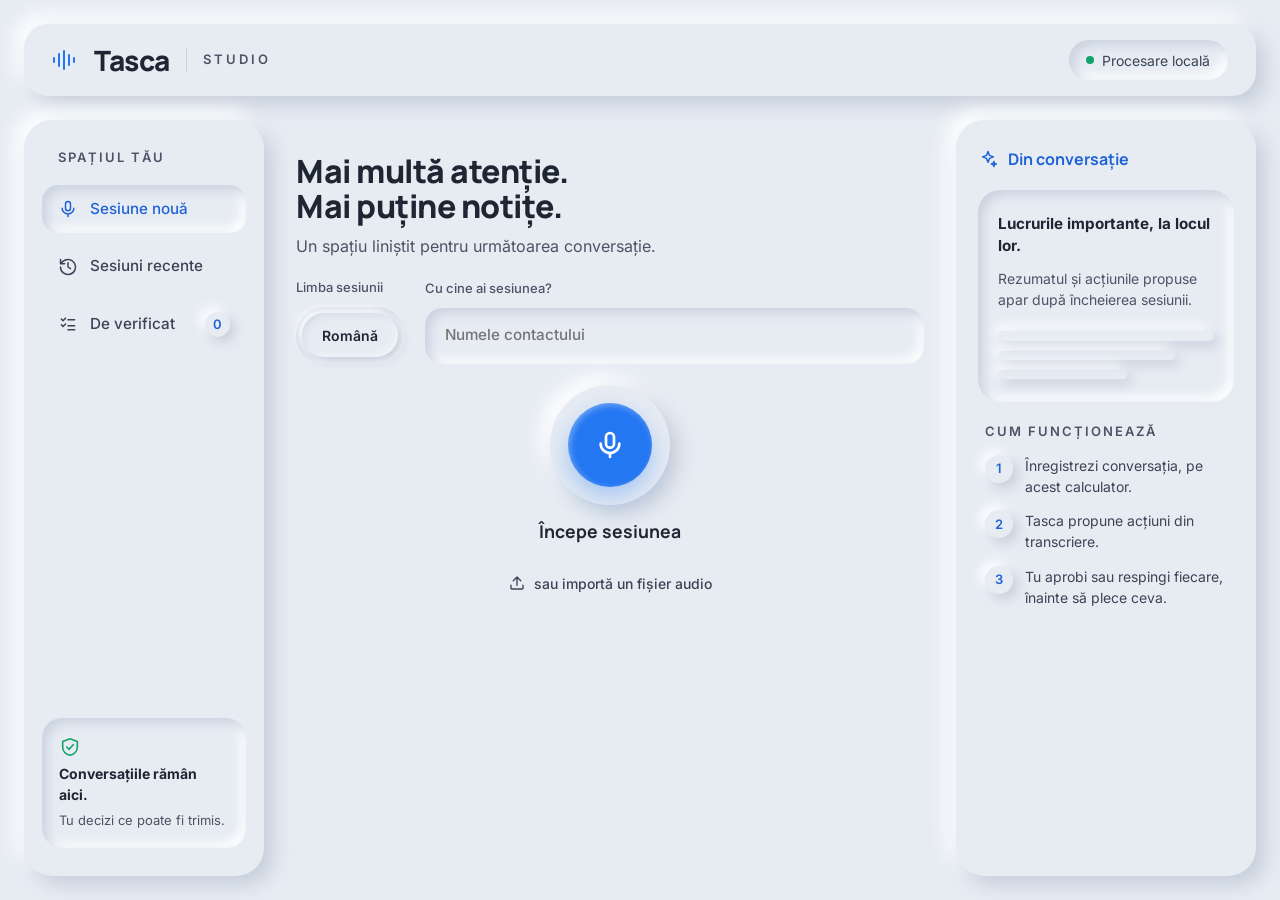
<file: norev/ui/web/index.html>
<!doctype html>
<html lang="ro">
<head>
<meta charset="utf-8">
<meta name="viewport" content="width=device-width, initial-scale=1">
<title>Tasca</title>
<link rel="icon" href="data:,">
<link rel="stylesheet" href="app.css">
</head>
<body>
<div class="app">

<header class="topbar raised">
  <div class="brand">
    <svg width="26" height="20" viewBox="0 0 26 20" fill="none" stroke="#2477F2" stroke-width="2" stroke-linecap="round" aria-hidden="true"><path d="M2 8v4M7 4v12M12 1v18M17 5v10M22 8v4"/></svg>
    <span class="brand-name">Tasca</span>
    <span class="brand-sep" aria-hidden="true"></span>
    <span class="overline">Studio</span>
  </div>
  <span class="local inset"><span class="dot" aria-hidden="true"></span>Procesare locală</span>
</header>

<div class="columns">

<nav class="sidebar raised" aria-label="Navigare">
  <div class="nav">
    <span class="overline">Spațiul tău</span>
    <button class="navbtn" data-view="new" aria-current="page">
      <svg width="20" height="20" viewBox="0 0 24 24" fill="none" stroke="currentColor" stroke-width="1.8" stroke-linecap="round" stroke-linejoin="round" aria-hidden="true"><rect x="9" y="3" width="6" height="11" rx="3"/><path d="M5 11a7 7 0 0 0 14 0M12 18v3"/></svg>
      <span class="grow" id="nav-new-label">Sesiune nouă</span>
    </button>
    <button class="navbtn" data-view="recent">
      <svg width="20" height="20" viewBox="0 0 24 24" fill="none" stroke="currentColor" stroke-width="1.8" stroke-linecap="round" stroke-linejoin="round" aria-hidden="true"><path d="M3 12a9 9 0 1 0 3-6.7L3 8M3 3v5h5M12 7v5l3 2"/></svg>
      <span class="grow">Sesiuni recente</span>
    </button>
    <button class="navbtn" data-view="pending">
      <svg width="20" height="20" viewBox="0 0 24 24" fill="none" stroke="currentColor" stroke-width="1.8" stroke-linecap="round" stroke-linejoin="round" aria-hidden="true"><path d="M4 6l2 2 3-3M4 13l2 2 3-3M12 7h8M12 14h8M12 19h8"/></svg>
      <span class="grow">De verificat</span>
      <span class="badge" id="pending-count" aria-label="acțiuni de verificat">0</span>
    </button>
  </div>
  <div class="privacy inset" id="trello" aria-labelledby="trello-title" hidden>
    <strong id="trello-title">Trello</strong>
    <span id="trello-status" role="status"></span>
    <div id="trello-connect" class="stack" style="gap:.4rem" hidden>
      <button type="button" class="btn link" id="trello-authorize">Obține tokenul din Trello</button>
      <label for="trello-token"><span class="small">Lipește tokenul aici</span>
        <input id="trello-token" class="field" type="password" autocomplete="off" spellcheck="false"></label>
      <button type="button" class="btn" id="trello-save">Conectează</button>
    </div>
    <div id="trello-pick" class="stack" style="gap:.4rem" hidden>
      <label for="trello-list"><span class="small">Lista pentru sarcini</span>
        <select id="trello-list" class="field"></select></label>
      <button type="button" class="btn" id="trello-choose">Alege lista</button>
    </div>
    <button type="button" class="btn" id="trello-disconnect" hidden>Deconectează</button>
  </div>
  <div class="privacy inset" id="google" aria-labelledby="google-title" hidden>
    <strong id="google-title">Google Calendar</strong>
    <span id="google-status" role="status"></span>
    <button type="button" class="btn" id="google-button"></button>
  </div>
  <div class="privacy inset" id="jira" aria-labelledby="jira-title" hidden>
    <strong id="jira-title">Jira</strong>
    <span id="jira-status" role="status"></span>
    <label for="jira-project" id="jira-project-label" hidden><span>Proiectul pentru sarcinile trimise în Jira</span></label>
    <select id="jira-project" class="jira-project" hidden></select>
    <button type="button" class="btn" id="jira-button"></button>
  </div>
  <div class="privacy inset">
    <svg width="22" height="22" viewBox="0 0 24 24" fill="none" stroke="#13A26B" stroke-width="1.8" stroke-linecap="round" stroke-linejoin="round" aria-hidden="true"><path d="M12 3l8 3v6c0 4.5-3.4 8-8 9-4.6-1-8-4.5-8-9V6z"/><path d="M8.5 12l2.5 2.5 4.5-5"/></svg>
    <strong>Conversațiile rămân aici.</strong>
    <span>Tu decizi ce poate fi trimis.</span>
  </div>
</nav>

<main id="main">

  <section id="view-new" aria-labelledby="new-title">
    <div class="stack">
      <span class="eyebrow" id="today"></span>
      <h1 id="new-title">Mai multă atenție.<br>Mai puține notițe.</h1>
      <p class="lede">Un spațiu liniștit pentru următoarea conversație.</p>
    </div>

    <!-- One mode only (Corporate): the picker stays in the page for app.js, hidden -->
    <div class="stack" hidden>
      <span class="label" id="mode-label">Mod</span>
      <div class="segmented" role="group" aria-labelledby="mode-label" id="modes"></div>
      <span class="small muted" id="mode-note"></span>
    </div>

    <div class="row">
      <div class="stack">
        <span class="label" id="lang-label">Limba sesiunii</span>
        <div class="segmented" role="group" aria-labelledby="lang-label" id="languages">
          <button type="button" data-lang="ro" aria-pressed="true">Română</button>
        </div>
      </div>
      <div class="stack" style="flex:1 1 20rem">
        <label class="label" for="contact">Cu cine ai sesiunea?</label>
        <input id="contact" class="field big" autocomplete="off" placeholder="Numele contactului">
      </div>
    </div>

    <section id="others" class="card raised" aria-labelledby="others-title" hidden>
      <div class="card-head">
        <h2 id="others-title" style="margin:0">Promptul pentru Others</h2>
        <span class="chip" id="prompt-status">Neconfirmat</span>
      </div>
      <label class="stack"><span class="label">Tipul conversației (obligatoriu)</span>
        <textarea id="others-context" class="field" rows="2"></textarea></label>
      <label class="stack"><span class="label">Ce contează ca acțiune (opțional)</span>
        <textarea id="others-focus" class="field" rows="2"></textarea></label>
      <label class="stack"><span class="label">Ce vrei să obții din conversație (opțional): un rezultat, de exemplu o listă sau un prompt</span>
        <textarea id="others-completion" class="field" rows="2"></textarea></label>
      <div class="actions"><button type="button" class="btn" id="others-generate">Generează promptul</button></div>
      <label class="stack"><span class="label">Promptul (îl poți edita)</span>
        <textarea id="others-prompt" class="field mono" rows="6"></textarea></label>
      <div class="stack" id="others-completion-box" hidden>
        <span class="label">Promptul pentru rezultat (exact cum îl primește modelul local)</span>
        <pre id="others-completion-prompt" class="field mono" style="white-space:pre-wrap;max-height:16rem;overflow:auto;margin:0"></pre>
      </div>
      <div class="actions">
        <span class="hint">Analiza pornește doar cu promptul confirmat. Orice schimbare cere o nouă confirmare.</span>
        <button type="button" class="btn primary" id="others-confirm">Confirm promptul</button>
      </div>
    </section>

    <div class="start">
      <button type="button" class="recbtn" id="start">
        <span class="ring"><span class="core">
          <svg width="32" height="32" viewBox="0 0 24 24" fill="none" stroke="#FFFFFF" stroke-width="2" stroke-linecap="round" stroke-linejoin="round" aria-hidden="true"><rect x="9" y="3" width="6" height="11" rx="3"/><path d="M5 11a7 7 0 0 0 14 0M12 18v3"/></svg>
        </span></span>
        <span class="caption">Începe sesiunea</span>
      </button>
      <span class="reason" id="start-reason" aria-live="polite"></span>
      <button type="button" class="btn link" id="import">
        <svg width="18" height="18" viewBox="0 0 24 24" fill="none" stroke="currentColor" stroke-width="1.8" stroke-linecap="round" stroke-linejoin="round" aria-hidden="true"><path d="M12 15V4M7 9l5-5 5 5M4 15v4a1 1 0 0 0 1 1h14a1 1 0 0 0 1-1v-4"/></svg>
        sau importă un fișier audio
      </button>
    </div>
  </section>

  <section id="view-recording" aria-labelledby="rec-title" hidden>
    <div class="row" style="justify-content:space-between">
      <div class="stack">
        <span class="eyebrow">Sesiune cu</span>
        <h1 class="title" id="rec-title"></h1>
        <span class="small muted" id="rec-meta"></span>
      </div>
      <span class="chip rec raised-sm" id="rec-status" role="status"></span>
    </div>
    <section class="card raised" aria-label="Transcriere live">
      <div class="card-head">
        <span class="small" style="color:var(--text-2)">Transcriere live</span>
        <span class="small muted">Provizorie · cea finală se face după oprire</span>
      </div>
      <div class="transcript inset" id="live" aria-live="polite"></div>
    </section>
    <div class="start" id="rec-controls">
      <div class="meter" aria-hidden="true" id="meter"></div>
      <div class="controls">
        <button type="button" class="pausebtn" id="pause" aria-label="Pune pe pauză"></button>
        <button type="button" class="recbtn" id="stop">
          <span class="ring"><span class="core">
            <svg width="26" height="26" viewBox="0 0 24 24" fill="#FFFFFF" aria-hidden="true"><rect x="5" y="5" width="14" height="14" rx="3"/></svg>
          </span></span>
          <span class="caption">Oprește și analizează</span>
        </button>
        <span style="width:4.5rem" aria-hidden="true"></span>
      </div>
    </div>
    <div class="well inset analysis" id="analysis" role="status" hidden></div>
  </section>

  <section id="view-review" aria-labelledby="review-title" hidden>
    <div class="row" style="justify-content:space-between">
      <div class="stack">
        <span class="eyebrow" id="review-meta"></span>
        <h1 class="title" id="review-title"></h1>
      </div>
      <div class="progress" aria-live="polite"><span id="decided"></span><span class="bar"><span id="decided-bar" style="width:0"></span></span></div>
    </div>
    <section class="card raised" aria-labelledby="summary-title">
      <span class="overline" id="summary-title">Rezumat</span>
      <p id="summary" style="margin:0;line-height:1.6"></p>
    </section>
    <section class="card raised" aria-labelledby="result-title" id="result" hidden>
      <span class="overline" id="result-title">Rezultat</span>
      <pre id="result-text" style="white-space:pre-wrap;margin:0;line-height:1.6;font:inherit"></pre>
      <div class="actions">
        <span class="hint">Nu se trimite nicăieri. Îl copiezi sau îl salvezi local, după ce vezi fișierul.</span>
        <button type="button" class="btn" id="result-copy">Copiază</button>
        <button type="button" class="btn" id="result-save">Salvează local</button>
      </div>
      <div id="result-preview" hidden></div>
    </section>
    <details class="card raised final-transcript" id="final-transcript">
      <summary>
        <span class="overline">Transcriere finală</span>
        <span class="small muted" id="final-meta"></span>
      </summary>
      <p class="small muted">Refăcută după oprire din tot audio-ul, cu vorbitori. Pe ea se bazează acțiunile, nu pe transcrierea live.</p>
      <div id="final-versions"></div>
        <div class="actions" id="transcript-export">
          <label for="transcript-format">Export conversație</label>
          <select id="transcript-format"><option value="docx">Word</option><option value="txt">Text</option><option value="json">JSON cu timpi și vorbitori</option></select>
          <button type="button" class="btn" id="transcript-save">Previzualizează exportul</button>
        </div>
        <div id="transcript-preview" hidden></div>
      <div class="transcript inset" id="final-lines"></div>
    </details>
    <h2>Acțiuni propuse</h2>
    <div class="list" id="actions"></div>
  </section>

  <section id="view-list" aria-labelledby="list-title" hidden>
    <h1 class="title" id="list-title"></h1>
    <div class="filters" role="search">
      <label for="f-text"><span class="field-label">Caută după Contact</span><input id="f-text" class="field" type="search" autocomplete="off"></label>
      <label for="f-domain"><span class="field-label">Mod</span><select id="f-domain" class="field"><option value="">Toate</option></select></label>
      <label for="f-from"><span class="field-label">De la</span><input id="f-from" class="field" type="date"></label>
      <label for="f-to"><span class="field-label">Până la</span><input id="f-to" class="field" type="date"></label>
    </div>
    <div class="list" id="session-list" aria-live="polite"></div>
  </section>

</main>

<aside class="inspector raised" aria-labelledby="inspector-title">
  <h2 class="inspector-title" id="inspector-title">
    <svg width="20" height="20" viewBox="0 0 24 24" fill="none" stroke="currentColor" stroke-width="1.8" stroke-linecap="round" stroke-linejoin="round" aria-hidden="true"><path d="M12 3l1.8 4.7L18.5 9.5l-4.7 1.8L12 16l-1.8-4.7L5.5 9.5l4.7-1.8zM19 15l.8 2.2L22 18l-2.2.8L19 21l-.8-2.2L16 18l2.2-.8z"/></svg>
    <span id="inspector-heading">Din conversație</span>
  </h2>
  <div id="inspector-new">
    <div class="well inset">
      <strong>Lucrurile importante, la locul lor.</strong>
      <p class="small muted">Rezumatul și acțiunile propuse apar după încheierea sesiunii.</p>
      <div class="skeleton" aria-hidden="true"><span></span><span style="width:82%"></span><span style="width:60%"></span></div>
    </div>
    <div class="steps">
      <span class="overline">Cum funcționează</span>
      <div><span class="num">1</span><span>Înregistrezi conversația, pe acest calculator.</span></div>
      <div><span class="num">2</span><span>Tasca propune acțiuni din transcriere.</span></div>
      <div><span class="num">3</span><span>Tu aprobi sau respingi fiecare, înainte să plece ceva.</span></div>
    </div>
  </div>
  <div id="inspector-recording" hidden>
    <div class="well inset">
      <strong>Acțiunile vin după oprire.</strong>
      <p class="small muted">Tasca le extrage doar din transcrierea finală, ca să nu te distragă în timpul conversației.</p>
    </div>
  </div>
  <div id="inspector-review" hidden>
    <div class="well inset">
      <span class="overline">Vorbitori</span>
      <div class="speakers" id="speakers"></div>
    </div>
    <span class="small muted">Sugestii doar de citit. Nu se trimit nicăieri.</span>
    <div class="list" id="suggestions"></div>
  </div>
</aside>

</div>
</div>
<div class="toast" id="toast" role="status" aria-live="polite" hidden></div>
<script src="app.js"></script>
</body>
</html>
</file>
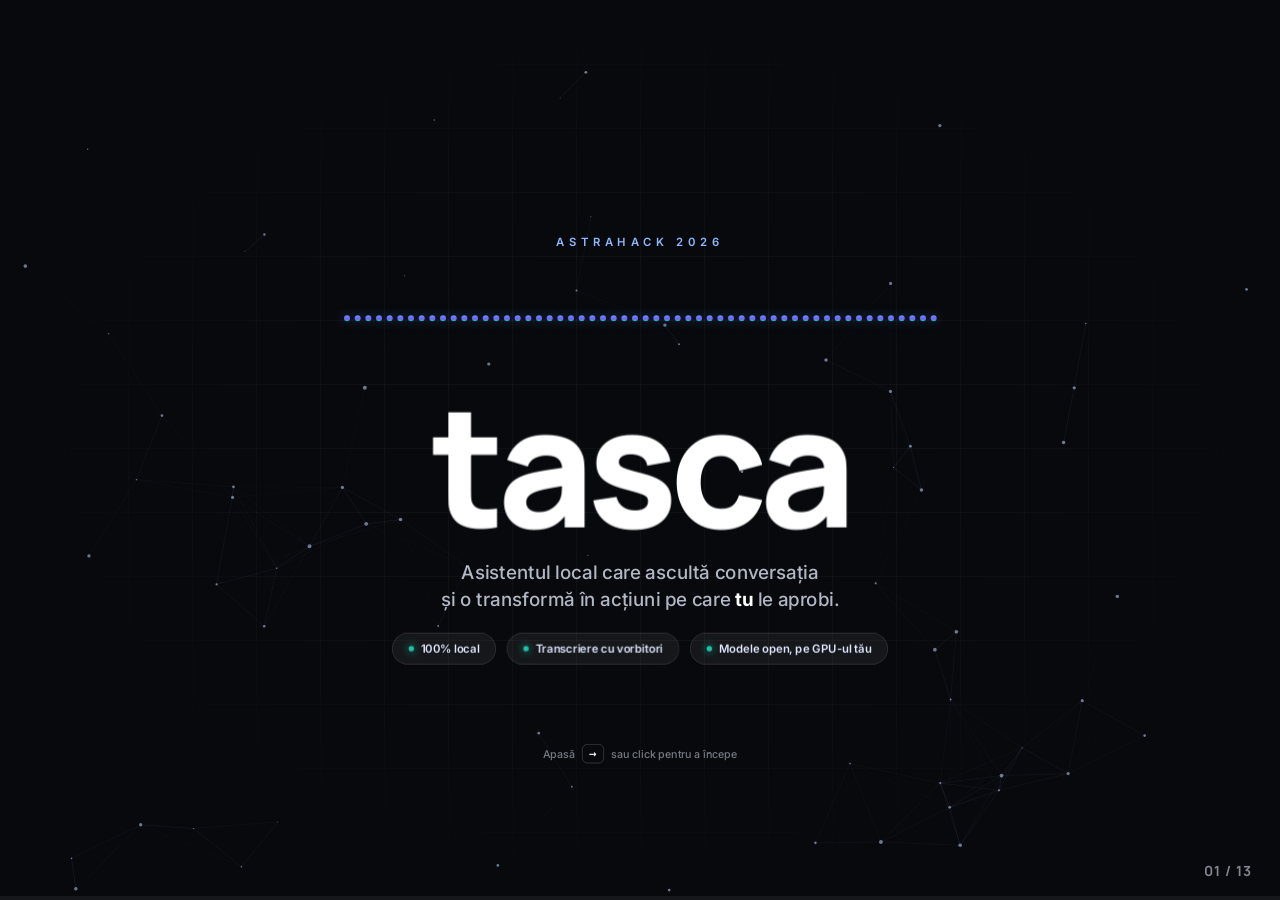
<file: presentation/tasca-pitch.html>
<!doctype html>
<html lang="ro">
<head>
<meta charset="utf-8">
<meta name="viewport" content="width=device-width, initial-scale=1">
<title>tasca — prezentare AstraHack 2026</title>
<link rel="icon" href="data:,">
<style>
/* Fonts: the app's own bundled files (relative to this folder); system fonts if the file is moved. */
@font-face{font-family:Inter;font-weight:400;src:url(../norev/ui/web/fonts/inter-latin-ext-400-normal.woff2) format("woff2");unicode-range:U+0100-024F,U+1E00-1EFF}
@font-face{font-family:Inter;font-weight:400;src:url(../norev/ui/web/fonts/inter-latin-400-normal.woff2) format("woff2");unicode-range:U+0000-00FF,U+2000-206F,U+20AC,U+2122,U+2192}
@font-face{font-family:Inter;font-weight:500;src:url(../norev/ui/web/fonts/inter-latin-ext-500-normal.woff2) format("woff2");unicode-range:U+0100-024F,U+1E00-1EFF}
@font-face{font-family:Inter;font-weight:500;src:url(../norev/ui/web/fonts/inter-latin-500-normal.woff2) format("woff2");unicode-range:U+0000-00FF,U+2000-206F,U+20AC,U+2122,U+2192}
@font-face{font-family:Inter;font-weight:600;src:url(../norev/ui/web/fonts/inter-latin-ext-600-normal.woff2) format("woff2");unicode-range:U+0100-024F,U+1E00-1EFF}
@font-face{font-family:Inter;font-weight:600;src:url(../norev/ui/web/fonts/inter-latin-600-normal.woff2) format("woff2");unicode-range:U+0000-00FF,U+2000-206F,U+20AC,U+2122,U+2192}
@font-face{font-family:Inter;font-weight:700;src:url(../norev/ui/web/fonts/inter-latin-ext-700-normal.woff2) format("woff2");unicode-range:U+0100-024F,U+1E00-1EFF}
@font-face{font-family:Inter;font-weight:700;src:url(../norev/ui/web/fonts/inter-latin-700-normal.woff2) format("woff2");unicode-range:U+0000-00FF,U+2000-206F,U+20AC,U+2122,U+2192}
@font-face{font-family:Manrope;font-weight:700;src:url(../norev/ui/web/fonts/manrope-latin-ext-700-normal.woff2) format("woff2");unicode-range:U+0100-024F,U+1E00-1EFF}
@font-face{font-family:Manrope;font-weight:700;src:url(../norev/ui/web/fonts/manrope-latin-700-normal.woff2) format("woff2");unicode-range:U+0000-00FF,U+2000-206F,U+20AC,U+2122,U+2192}
@font-face{font-family:Manrope;font-weight:800;src:url(../norev/ui/web/fonts/manrope-latin-ext-800-normal.woff2) format("woff2");unicode-range:U+0100-024F,U+1E00-1EFF}
@font-face{font-family:Manrope;font-weight:800;src:url(../norev/ui/web/fonts/manrope-latin-800-normal.woff2) format("woff2");unicode-range:U+0000-00FF,U+2000-206F,U+20AC,U+2122,U+2192}
@font-face{font-family:"JetBrains Mono";font-weight:400;src:url(../norev/ui/web/fonts/jetbrains-mono-latin-ext-400-normal.woff2) format("woff2");unicode-range:U+0100-024F,U+1E00-1EFF}
@font-face{font-family:"JetBrains Mono";font-weight:400;src:url(../norev/ui/web/fonts/jetbrains-mono-latin-400-normal.woff2) format("woff2");unicode-range:U+0000-00FF,U+2000-206F,U+20AC,U+2122,U+2192}

:root{
  --bg:#E7ECF3;--shadow-dark:#C5CEDB;--shadow-light:#FFFFFF;--inset-dark:#C9D2DF;
  --text:#1E2633;--text-2:#3A4456;--text-3:#4A5466;--text-disabled:#5B6576;
  --accent:#2477F2;--accent-text:#1F63D6;--success:#13A26B;--success-text:#0E7A50;
  --recording:#D93A3A;--attention:#E0702B;--attention-text:#B4540F;
  --raised:9px 9px 20px var(--shadow-dark),-9px -9px 20px var(--shadow-light);
  --raised-sm:5px 5px 12px var(--shadow-dark),-5px -5px 12px var(--shadow-light);
  --inset:inset 5px 5px 11px var(--inset-dark),inset -5px -5px 11px var(--shadow-light);
  --accent-lift:0 10px 24px rgba(36,119,242,.35),inset 2px 2px 6px rgba(255,255,255,.35);
  --body:Inter,"Segoe UI",system-ui,sans-serif;--display:Manrope,Inter,"Segoe UI",system-ui,sans-serif;--mono:"JetBrains Mono",Consolas,ui-monospace,monospace;
  --ease:cubic-bezier(.65,0,.35,1);--spring:cubic-bezier(.34,1.56,.64,1);--out:cubic-bezier(.2,.8,.2,1);
  --k:1;
}
*{box-sizing:border-box}
html{font-size:14px}
body{margin:0;overflow:hidden;height:100vh;background:#08090C;color:#fff;font-family:var(--body);cursor:default;user-select:none}
[hidden]{display:none!important}

/* ================= STAGE ================= */
#bgc{position:fixed;inset:0;width:100%;height:100%;z-index:0}
.grid{position:fixed;inset:0;z-index:0;background-image:linear-gradient(rgba(255,255,255,.035) 1px,transparent 1px),linear-gradient(90deg,rgba(255,255,255,.035) 1px,transparent 1px);background-size:64px 64px;mask-image:radial-gradient(ellipse at center,#000 30%,transparent 75%)}

.stage{position:fixed;left:50%;top:50%;width:1920px;height:1080px;transform:translate(-50%,-50%) scale(var(--k));z-index:1}

/* caption column */
.cap{position:absolute;left:110px;top:0;bottom:0;width:500px;display:flex;flex-direction:column;justify-content:center;gap:24px;transition:opacity .6s,transform .8s var(--out)}
body[data-mode=hero] .cap{opacity:0;transform:translateX(-60px)}
.bignum{position:absolute;left:-30px;top:90px;font:800 330px/1 var(--display);color:transparent;-webkit-text-stroke:1.5px rgba(255,255,255,.08);letter-spacing:-12px;pointer-events:none}
.kicker{display:flex;align-items:center;gap:14px;font:600 15px var(--body);letter-spacing:4px;text-transform:uppercase;color:#8DB8FF}
.kicker::before{content:"";width:38px;height:2px;background:linear-gradient(90deg,#2477F2,#7C5CFF);border-radius:2px}
.ctitle{font:800 66px/1.02 var(--display);letter-spacing:-2.4px;margin:0}
.ctitle .w{display:inline-block;margin-right:.22em}
.ctitle .w:last-child{color:#8DB8FF}
.ctext{font:400 21px/1.5 var(--body);color:rgba(226,233,250,.72);margin:0}
.points{list-style:none;padding:0;margin:10px 0 0;display:flex;flex-direction:column;gap:15px}
.points li{display:flex;gap:16px;align-items:flex-start;font:500 18.5px/1.4 var(--body);color:rgba(226,233,250,.42);transition:color .45s,transform .45s var(--out)}
.points li::before{content:"";flex:none;width:12px;height:12px;margin-top:6px;border-radius:50%;border:2px solid rgba(255,255,255,.25);transition:all .45s}
.points li.on{color:#fff;transform:translateX(8px)}
.points li.on::before{background:#2477F2;border-color:#5C9BFF;box-shadow:0 0 0 6px rgba(36,119,242,.22),0 0 24px #2477F2}
.points li.done{color:rgba(226,233,250,.72)}
.points li.done::before{background:#13A26B;border-color:#13A26B}
.rv{opacity:0;animation:rise .85s var(--out) forwards;animation-delay:var(--d,0ms)}
@keyframes rise{from{opacity:0;transform:translateY(26px);filter:blur(10px)}to{opacity:1;transform:none;filter:none}}

/* app window */
.win{position:absolute;left:670px;top:84px;width:1160px;height:912px;border-radius:22px;overflow:hidden;background:var(--bg);pointer-events:none;
  box-shadow:0 50px 130px rgba(0,0,0,.6),0 0 0 1px rgba(255,255,255,.09),0 0 160px rgba(36,119,242,.28);
  transition:transform 1.2s var(--out),opacity .9s,filter .7s}
body[data-mode=hero] .win{opacity:0;transform:perspective(1800px) translate(-80px,160px) rotateX(16deg) rotateY(12deg) scale(.82)}
.win.dim{filter:brightness(.5) saturate(.7) blur(1.5px)}
.wbar{height:52px;display:flex;align-items:center;gap:9px;padding:0 20px;background:#DCE2EB;border-bottom:1px solid #CDD5E1;position:relative;z-index:2}
.wbar i{width:13px;height:13px;border-radius:50%;background:#FF5F57}.wbar i:nth-child(2){background:#FEBC2E}.wbar i:nth-child(3){background:#28C840}
.wbar span{position:absolute;left:0;right:0;text-align:center;font:600 13px var(--body);color:#5B6576}
.view{height:860px;overflow:hidden;position:relative}

/* hero slides */
.hero{position:absolute;inset:0;display:flex;flex-direction:column;align-items:center;justify-content:center;gap:30px;opacity:0;transform:scale(1.06);transition:opacity .9s,transform 1.2s var(--out);pointer-events:none}
.hero.on{opacity:1;transform:none}
.hkick{font:600 17px var(--body);letter-spacing:7px;text-transform:uppercase;color:#8DB8FF}
.hname{font:800 250px/.9 var(--display);letter-spacing:-12px;margin:0;display:flex}
.hname span{display:inline-block;color:#fff;opacity:0}
.hero.on .hname span{animation:letter 1.1s var(--out) forwards;animation-delay:calc(var(--i) * 90ms + 300ms)}
@keyframes letter{from{opacity:0;transform:translateY(80px) rotateX(70deg);filter:blur(16px)}to{opacity:1;transform:none;filter:none}}
.htag{font:500 28px/1.45 var(--body);color:rgba(226,233,250,.78);margin:0;text-align:center;max-width:1100px}
.hero .rv{animation-play-state:paused}
.hero.on .rv{animation-play-state:running}
.wave{display:flex;align-items:center;gap:7px;height:150px}
.wave span{width:9px;border-radius:9px;height:9px;background:linear-gradient(180deg,#5C9BFF,#7C5CFF 55%,#19C3A6);box-shadow:0 0 18px rgba(92,155,255,.45)}
@keyframes wv{from{transform:scaleY(.18)}to{transform:scaleY(1)}}
.chips{display:flex;gap:16px}
.hchip{padding:13px 24px;border-radius:999px;font:600 17px var(--body);color:#DDE7FF;background:rgba(255,255,255,.06);border:1px solid rgba(255,255,255,.14);backdrop-filter:blur(10px);display:flex;align-items:center;gap:10px}
.hchip::before{content:"";width:8px;height:8px;border-radius:50%;background:#19C3A6;box-shadow:0 0 12px #19C3A6}
.hhint{position:absolute;bottom:70px;font:500 16px var(--body);color:rgba(226,233,250,.5);display:flex;gap:10px;align-items:center}
.hhint kbd{font:600 14px var(--body);padding:5px 10px;border-radius:8px;border:1px solid rgba(255,255,255,.25);color:#fff;animation:nudge 1.6s ease-in-out infinite}
@keyframes nudge{0%,100%{transform:none}50%{transform:translateX(6px)}}
.stats{display:flex;gap:26px;margin-top:10px}
.stat{width:300px;padding:28px 26px;border-radius:26px;background:rgba(255,255,255,.05);border:1px solid rgba(255,255,255,.12);backdrop-filter:blur(12px);display:flex;flex-direction:column;gap:6px}
.stat b{font:800 64px/1 var(--display);color:#8DB8FF}
.stat span{font:500 17px/1.4 var(--body);color:rgba(226,233,250,.72)}
#hero-end .stat{width:270px}
.dlabel{display:block;font:600 14px var(--body);letter-spacing:4px;text-transform:uppercase;color:#8DB8FF;margin-bottom:20px}
.dlabel small{display:block;margin-top:6px;font:500 13px var(--body);letter-spacing:0;text-transform:none;color:rgba(226,233,250,.5)}
.chart{position:absolute;left:0;top:0;width:1920px;height:1080px;overflow:visible;pointer-events:none}
.chart .box{fill:#0E1118;stroke:rgba(141,184,255,.55);stroke-width:1.5}
.chart .box.key{fill:#0F1A2E;stroke:#5C9BFF}
.chart .st{font:700 17px var(--display);fill:#fff}
.chart .ss{font:500 13px var(--body);fill:rgba(226,233,250,.6)}
.chart .yn{font:700 14px var(--body);fill:#8DB8FF}
.chart .dg{opacity:0}
#hero-end.on .chart .dg{animation:rise .7s var(--out) forwards;animation-delay:var(--d)}
.chart .dl{fill:none;stroke:#8DB8FF;stroke-width:2;stroke-dasharray:1000;stroke-dashoffset:1000;opacity:0}
#hero-end.on .chart .dl{animation:draw var(--t,.5s) ease-out forwards;animation-delay:var(--d)}
@keyframes draw{0%{opacity:1;stroke-dashoffset:1000}100%{opacity:1;stroke-dashoffset:0}}
.pulse{position:absolute;left:0;top:0;width:12px;height:12px;border-radius:50%;background:#8DB8FF;box-shadow:0 0 16px 5px rgba(92,155,255,.75);offset-path:path("M250 226 V1000 H1400 V576");offset-rotate:0deg;opacity:0}
#hero-end.on .pulse{animation:move 6s linear 4.6s infinite}
@keyframes move{0%{offset-distance:0%;opacity:0}3%,77%{opacity:1}80%{offset-distance:100%;opacity:0}100%{offset-distance:100%;opacity:0}}
.logo{position:absolute;margin:-22px 0 0 -22px;display:flex;align-items:center;gap:12px}
.lg{position:relative;flex:none;width:44px;height:44px;border-radius:50%;background:#fff;display:grid;place-items:center;box-shadow:0 8px 22px rgba(0,0,0,.5)}
.logo em{font:600 15px var(--body);font-style:normal;color:rgba(226,233,250,.8);white-space:nowrap}
.lg .on{position:absolute;right:-2px;top:-2px;width:15px;height:15px;border-radius:50%;background:#13A26B;border:3px solid #08090C}
.bpulse{position:absolute;left:0;top:0;width:9px;height:9px;border-radius:50%;background:#8DB8FF;box-shadow:0 0 12px 4px rgba(92,155,255,.7);offset-rotate:0deg;opacity:0}
#hero-end.on .bpulse{animation:bmove 6s linear 4.6s infinite}
@keyframes bmove{0%,79%{offset-distance:0%;opacity:0}81%{opacity:1}97%{opacity:1}100%{offset-distance:100%;opacity:0}}
.legend{position:absolute;left:1600px;top:950px;display:flex;gap:22px;font:500 13px var(--body);color:rgba(226,233,250,.55)}
.legend i{display:inline-block;width:10px;height:10px;border-radius:50%;background:#13A26B;margin-right:8px}
.legend i.soon{background:rgba(255,255,255,.25)}
.thanks{font:800 46px var(--display);letter-spacing:-1px;margin-top:14px}
.thanks span{color:rgba(226,233,250,.5);font-weight:700}

/* stage overlays */
.ff{position:absolute;left:1535px;top:26px;padding:12px 22px;border-radius:999px;background:rgba(10,16,32,.75);border:1px solid rgba(141,184,255,.35);backdrop-filter:blur(10px);font:700 17px var(--display);display:flex;align-items:center;gap:12px;opacity:0;transform:translateY(-20px);transition:all .5s var(--spring);color:#DDE7FF}
.ff.show{opacity:1;transform:none}
.ff .tri{display:flex}
.ff .tri i{width:0;height:0;border-left:11px solid #5C9BFF;border-top:7px solid transparent;border-bottom:7px solid transparent;animation:tri .7s infinite;opacity:.3}
.ff .tri i:nth-child(2){animation-delay:.12s}.ff .tri i:nth-child(3){animation-delay:.24s}
@keyframes tri{50%{opacity:1}}

.board{position:absolute;left:1150px;top:430px;width:700px;padding:22px;border-radius:22px;background:linear-gradient(135deg,#0B5FD0,#4B3FD8);box-shadow:0 40px 100px rgba(0,0,0,.6);opacity:0;transform:translateX(120px) rotate(3deg) scale(.92);transition:all .8s var(--spring);font-family:var(--body)}
.board.show{opacity:1;transform:none}
.board h3{margin:0 0 16px;font:800 20px var(--display);display:flex;align-items:center;gap:12px}
.board h3 small{font:600 13px var(--body);padding:4px 10px;border-radius:999px;background:rgba(255,255,255,.18)}
.cols{display:flex;gap:14px;align-items:flex-start}
.col{flex:1;background:rgba(10,20,50,.35);border-radius:14px;padding:12px;display:flex;flex-direction:column;gap:10px;min-height:250px}
.col b{font:700 14px var(--body);color:rgba(255,255,255,.9);padding:2px 4px}
.tcard{background:#fff;color:#1E2633;border-radius:10px;padding:11px 12px;font:600 14px/1.35 var(--body);box-shadow:0 2px 0 rgba(0,0,0,.15)}
.tcard em{display:block;font:500 12px var(--body);color:#5B6576;font-style:normal;margin-top:6px}
.tcard .lbl{display:block;width:38px;height:7px;border-radius:4px;background:#13A26B;margin-bottom:7px}
.tcard.new{display:none}
.tcard.new.in{display:block;animation:drop .7s var(--spring)}
@keyframes drop{from{transform:scale(.6) translateY(-30px);opacity:0}to{transform:none;opacity:1}}
.flycard{position:absolute;z-index:20;border-radius:12px;background:#fff;color:#1E2633;font:700 15px var(--body);padding:12px 14px;box-shadow:0 20px 50px rgba(0,0,0,.5);pointer-events:none;white-space:nowrap}

.social{position:absolute;left:1000px;top:110px;width:720px;border-radius:24px;background:#fff;color:#1E2633;box-shadow:0 50px 120px rgba(0,0,0,.65);opacity:0;transform:translateY(80px) scale(.9);transition:all .9s var(--spring);overflow:hidden;font-family:var(--body)}
.social.show{opacity:1;transform:none}
.so-top{display:flex;align-items:center;justify-content:space-between;padding:16px 22px;border-bottom:1px solid #E6E9EF;font:700 15px var(--body);color:#3A4456}
.so-top small{font:600 12px var(--body);padding:5px 10px;border-radius:999px;background:#EEF3FB;color:#1F63D6}
.so-who{display:flex;gap:14px;align-items:center;padding:18px 22px 6px}
.so-av{width:52px;height:52px;border-radius:50%;display:grid;place-items:center;font:800 18px var(--display);color:#fff;background:linear-gradient(135deg,#2477F2,#7C5CFF)}
.so-who b{display:block;font:700 16px var(--body)}
.so-who span{font:500 13px var(--body);color:#5B6576}
.so-body{padding:10px 22px 14px;font:400 15px/1.55 var(--body);white-space:pre-wrap;min-height:40px}
.so-body .h{font-weight:700;font-size:17px}
.so-body .tag{color:#1F63D6;font-weight:600}
.so-img{margin:0 22px;height:200px;border-radius:16px;background:radial-gradient(circle at 25% 30%,#F3B07C,transparent 50%),linear-gradient(135deg,#C2643A,#7A3420);display:flex;align-items:flex-end;padding:20px;color:#fff;font:800 30px/1.1 var(--display);letter-spacing:-.5px;position:relative;overflow:hidden;opacity:0;transform:scale(.96);transition:all .7s var(--out)}
.so-img.in{opacity:1;transform:none}
.so-img svg{position:absolute;right:30px;top:24px;opacity:.85}
.so-foot{display:flex;align-items:center;gap:24px;padding:16px 22px;font:600 14px var(--body);color:#3A4456}
.so-foot span{display:flex;align-items:center;gap:7px}
.so-pub{margin-left:auto;padding:12px 26px;border-radius:999px;background:#2477F2;color:#fff;font:700 15px var(--body);box-shadow:0 10px 24px rgba(36,119,242,.4);transition:transform .15s,background .3s;display:flex;gap:8px;align-items:center}
.so-pub.pressed{transform:scale(.92)}
.so-pub.done{background:#13A26B;box-shadow:0 10px 24px rgba(19,162,107,.4)}
.heart{position:absolute;z-index:30;pointer-events:none;animation:float 2.2s ease-out forwards}
@keyframes float{0%{opacity:0;transform:translateY(0) scale(.4)}15%{opacity:1}100%{opacity:0;transform:translateY(-260px) translateX(var(--dx)) scale(1.2)}}

.ctl{position:fixed;bottom:0;left:0;right:0;z-index:5;height:4px;background:rgba(255,255,255,.06)}
.ctl i{display:block;height:100%;width:0;background:linear-gradient(90deg,#2477F2,#7C5CFF,#19C3A6);transition:width .8s var(--out);box-shadow:0 0 14px #2477F2}
.count{position:fixed;right:28px;bottom:20px;z-index:5;font:700 14px var(--display);color:rgba(226,233,250,.55);letter-spacing:1px}

/* ================= APP MOCK (from norev/ui/web/app.css) ================= */
.app{width:1160px;height:860px;padding:14px;display:flex;flex-direction:column;gap:14px;position:relative;background:var(--bg);color:var(--text);font-family:var(--body);font-size:.95rem;line-height:1.5;transform-origin:0 0;transition:transform 1.25s var(--ease)}
.app.instant,.app.instant *{transition:none!important}
.app button,.app input,.app textarea{font:inherit;color:inherit}
.raised{background:var(--bg);box-shadow:var(--raised)}
.raised-sm{background:var(--bg);box-shadow:var(--raised-sm)}
.inset{background:var(--bg);box-shadow:var(--inset)}
.topbar{display:flex;align-items:center;justify-content:space-between;gap:1rem;padding:.8rem 1.6rem;border-radius:1.5rem}
.brand{display:flex;align-items:center;gap:1rem}
.brand-name{font:800 1.75rem var(--display);letter-spacing:-.03rem}
.brand-sep{width:1px;height:1.5rem;background:var(--inset-dark)}
.overline{font-size:.8125rem;font-weight:600;letter-spacing:.125rem;text-transform:uppercase;color:var(--text-3)}
.local{display:flex;align-items:center;gap:.5rem;padding:.6rem 1.1rem;border-radius:999px;font-size:.875rem;color:var(--text-2)}
.dot{width:.5rem;height:.5rem;border-radius:50%;background:var(--success);flex:none}
.columns{display:flex;gap:0;align-items:stretch;flex:1;min-height:0}
.sidebar{flex:0 0 13.5rem;padding:1.25rem .75rem;border-radius:1.75rem;display:flex;flex-direction:column;gap:1rem;overflow:hidden}
.nav{display:flex;flex-direction:column;gap:.6rem}
.nav .overline{padding:0 1rem .5rem}
.navbtn{display:flex;align-items:center;gap:.75rem;width:100%;min-height:3rem;padding:0 1rem;border:0;border-radius:1rem;background:transparent;font-weight:500;color:var(--text-2);text-align:left;transition:box-shadow .3s,color .3s}
.navbtn[aria-current="page"]{color:var(--accent-text);box-shadow:var(--inset)}
.navbtn .grow{flex:1;white-space:nowrap}
.badge{min-width:1.6rem;height:1.6rem;padding:0 .4rem;border-radius:999px;display:grid;place-items:center;font-size:.8125rem;font-weight:600;color:var(--accent-text);box-shadow:var(--raised-sm)}
.privacy{padding:1rem;border-radius:1.25rem;display:flex;flex-direction:column;gap:.3rem}
.privacy strong{font-size:.875rem;display:flex;align-items:center;gap:.5rem}
.privacy span{font-size:.8125rem;color:var(--text-3)}
.sidebar .privacy:last-child{margin-top:auto}
main{flex:1 1 0;min-width:0;padding:1.25rem 1.5rem 2rem;overflow:hidden;position:relative}
main > section{display:flex;flex-direction:column;gap:1.5rem}
.inspector{flex:0 0 16rem;padding:1.25rem 1rem;border-radius:1.75rem;display:flex;flex-direction:column;gap:1.1rem;overflow:hidden}
.inspector-title{display:flex;align-items:center;gap:.6rem;font:700 1rem var(--display);color:var(--accent-text);margin:0}
.inspector > div{display:flex;flex-direction:column;gap:1rem}
.well{border-radius:1.4rem;padding:1.2rem 1.1rem;display:flex;flex-direction:column;gap:.6rem}
.well p{margin:0}
.muted{color:var(--text-3)}
.small{font-size:.875rem}
.eyebrow{font-size:.875rem;color:var(--text-3)}
.app h1{margin:0;font:800 2.875rem/1.1 var(--display);letter-spacing:-.06rem}
.app h1.title{font-size:2.5rem}
.app h2{margin:.25rem 0 0;font:700 1.25rem var(--display)}
#new-title{font-size:2rem;letter-spacing:-.03rem}
.lede{margin:0;font-size:1rem;color:var(--text-3)}
.stack{display:flex;flex-direction:column;gap:.6rem}
.row{display:flex;flex-wrap:wrap;gap:1.25rem;align-items:flex-end}
.label{font-size:.8125rem;font-weight:500;color:var(--text-3)}
.segmented{display:flex;gap:.4rem;padding:.4rem;border-radius:1.75rem;box-shadow:var(--inset);width:max-content;max-width:100%;position:relative}
.segmented button{min-height:2.75rem;padding:0 1.25rem;border:0;border-radius:999px;background:transparent;font-size:.875rem;font-weight:500;color:var(--text-3);display:flex;align-items:center;gap:.5rem;position:relative;z-index:1;transition:color .3s,box-shadow .3s}
.segmented button[aria-pressed="true"]{color:var(--text);font-weight:600;box-shadow:4px 4px 10px var(--shadow-dark),-4px -4px 10px var(--shadow-light)}
.segmented.thumbed button[aria-pressed="true"]{box-shadow:none}
.segmented small{font-size:.8125rem;font-weight:500;color:var(--text-3)}
.thumb{position:absolute;z-index:0;border-radius:999px;background:var(--bg);box-shadow:4px 4px 10px var(--shadow-dark),-4px -4px 10px var(--shadow-light);transition:left .6s var(--spring),width .6s var(--spring)}
.field{width:100%;min-height:3rem;border:0;border-radius:.9rem;padding:.7rem 1rem;background:var(--bg);box-shadow:var(--inset);display:block;transition:outline-color .2s}
.field.big{min-height:3.5rem;border-radius:1.1rem;padding:0 1.25rem;font-weight:500;display:flex;align-items:center}
textarea.field{min-height:4.2rem;resize:none;line-height:1.5}
textarea.field.mono{font-family:var(--mono);font-size:.8rem;min-height:9.5rem}
.field.focus{outline:2px solid var(--accent);outline-offset:2px}
.field-label{display:flex;justify-content:space-between;gap:.5rem;font-size:.8125rem;font-weight:500;color:var(--text-2)}
.btn{min-height:2.9rem;padding:0 1.4rem;border:0;border-radius:1rem;font-weight:600;font-size:.875rem;display:inline-flex;align-items:center;justify-content:center;gap:.5rem;color:var(--text-2);background:var(--bg);box-shadow:var(--raised-sm);transition:box-shadow .15s ease-out,background .3s,transform .15s}
.btn.primary{background:var(--accent);color:#fff;box-shadow:0 8px 18px rgba(36,119,242,.32),inset 1px 1px 4px rgba(255,255,255,.35)}
.btn.ok{background:var(--success)}
.btn.link{background:transparent;box-shadow:none;color:var(--text-2);font-weight:500}
.btn.pressed,.navbtn.pressed,.segmented button.pressed{box-shadow:var(--inset)!important;transform:scale(.97)}
.btn.primary.pressed{transform:scale(.94)}
.card{border-radius:1.75rem;padding:1.4rem 1.6rem;display:flex;flex-direction:column;gap:1.1rem}
.card-head{display:flex;justify-content:space-between;align-items:center;gap:.75rem}
.chip{padding:.5rem 1rem;border-radius:999px;font-size:.8125rem;font-weight:600;letter-spacing:.06rem;color:var(--text-2);box-shadow:var(--inset);display:inline-flex;align-items:center;gap:.5rem;white-space:nowrap;transition:color .3s}
.chip.ok{color:var(--success-text)}
.chip.rec{color:var(--text)}
.transcript{border-radius:1.4rem;padding:1.4rem;display:flex;flex-direction:column;gap:1rem;overflow:hidden;position:relative}
.line{display:flex;gap:.9rem;align-items:flex-start;animation:lin .45s var(--out)}
@keyframes lin{from{opacity:0;transform:translateY(10px)}to{opacity:1;transform:none}}
.line .time{flex:none;font-size:.8125rem;color:var(--text-3);padding-top:.35rem;font-variant-numeric:tabular-nums}
.line p{margin:0;line-height:1.6}
.line p.live::after{content:"";display:inline-block;width:2px;height:1.05em;margin-left:3px;vertical-align:-2px;background:var(--accent);animation:blink .8s steps(1) infinite}
@keyframes blink{50%{opacity:0}}
.speaker{flex:none;text-align:center;border-radius:999px;font-size:.8125rem;font-weight:600;box-shadow:var(--raised-sm);white-space:nowrap;overflow:hidden;max-width:0;min-width:0;padding:.35rem 0;opacity:0;transition:max-width .55s var(--spring),min-width .55s var(--spring),padding .55s,opacity .4s}
.line.spk .speaker{max-width:8rem;min-width:6.4rem;padding:.35rem .6rem;opacity:1}
.speaker.s0{color:var(--accent-text)}
.speaker.s1{color:var(--attention-text)}
.fix{border-radius:.3rem;transition:background .4s}
.fix.flag{background:rgba(224,112,43,.14);text-decoration:underline wavy var(--attention);text-underline-offset:4px}
.fix .old,.fix .new{display:inline-block;white-space:nowrap;overflow:hidden;vertical-align:bottom}
.fix.fixed{background:rgba(19,162,107,.13);text-decoration:none}
.fix.fixed .old{animation:old .9s var(--ease) forwards;text-decoration:line-through;color:var(--attention-text)}
.fix.fixed .new{max-width:0;animation:nw .9s var(--spring) .55s forwards;color:var(--success-text);font-weight:700}
@keyframes old{0%{max-width:12em}40%{max-width:12em;opacity:1}100%{max-width:0;opacity:0}}
@keyframes nw{to{max-width:12em}}
.scan{position:absolute;left:0;right:0;height:90px;top:-90px;background:linear-gradient(180deg,transparent,rgba(36,119,242,.16) 70%,rgba(36,119,242,.55) 98%,transparent);pointer-events:none}
.scan.go{animation:scan 1.6s var(--ease) forwards}
@keyframes scan{to{top:100%}}
.start{display:flex;flex-direction:column;align-items:center;gap:.5rem}
.recbtn{display:flex;flex-direction:column;align-items:center;gap:.9rem;border:0;background:transparent;color:var(--text)}
.recbtn .ring{width:7.5rem;height:7.5rem;border-radius:50%;display:grid;place-items:center;box-shadow:var(--raised);position:relative}
.recbtn .core{width:5.25rem;height:5.25rem;border-radius:50%;background:var(--accent);display:grid;place-items:center;box-shadow:var(--accent-lift);transition:transform .2s ease-out,background .3s}
.recbtn.pressed .core{transform:scale(.88)}
.recbtn .caption{font:700 1.1rem var(--display)}
.recbtn:disabled .core{background:var(--bg);box-shadow:var(--inset)}
.recbtn:disabled .core svg{stroke:var(--text-disabled)}
.recbtn .ring::after{content:"";position:absolute;inset:-6px;border-radius:50%;border:2px solid var(--accent);opacity:0}
.recbtn.pressed .ring::after{animation:ripple .7s ease-out}
@keyframes ripple{from{opacity:.7;transform:scale(.8)}to{opacity:0;transform:scale(1.5)}}
.reason{font-size:.875rem;color:var(--attention-text);font-weight:500;text-align:center;min-height:1.2em}
.controls{display:flex;align-items:center;gap:2.25rem}
.pausebtn{width:4.5rem;height:4.5rem;border:0;border-radius:50%;display:grid;place-items:center;box-shadow:var(--raised);background:var(--bg)}
.meter{display:flex;align-items:center;gap:.375rem;height:4rem;padding:0 1.75rem;border-radius:999px;box-shadow:var(--inset)}
.meter span{width:.375rem;border-radius:999px;background:var(--accent);height:.4rem}
.recording .meter span{animation:level 1.1s ease-in-out infinite}
.meter span:nth-child(3n){animation-delay:.2s}.meter span:nth-child(3n+1){animation-delay:.45s}.meter span:nth-child(4n){animation-delay:.7s}.meter span:nth-child(5n){animation-duration:.8s}
@keyframes level{0%,100%{height:.5rem}50%{height:2.6rem}}
.ffrec .meter span{animation-duration:.35s!important}
.pulse{animation:pulse 1.4s infinite}
@keyframes pulse{0%,100%{opacity:1}50%{opacity:.35}}
.recdot{width:.625rem;height:.625rem;border-radius:50%;background:var(--recording)}
.recdot.busy{background:var(--accent)}
.analysis{gap:.5rem;animation:lin .5s var(--out)}
.analysis .analysing{display:flex;align-items:center;gap:.6rem;font:700 1.05rem var(--display)}
.skeleton{display:flex;flex-direction:column;gap:.6rem;padding-top:.5rem}
.skeleton span{height:.6rem;border-radius:999px;box-shadow:var(--raised-sm);background:linear-gradient(90deg,var(--bg) 0%,#F4F7FB 50%,var(--bg) 100%);background-size:200% 100%;animation:shim 1.3s linear infinite}
@keyframes shim{to{background-position:-200% 0}}
.progress{display:flex;align-items:center;gap:.9rem;padding:.75rem 1.25rem;border-radius:999px;box-shadow:var(--inset);font-size:.875rem;font-weight:600}
.bar{width:7.5rem;height:.6rem;border-radius:999px;box-shadow:var(--inset);overflow:hidden}
.bar span{display:block;height:100%;border-radius:999px;background:var(--accent);transition:width .6s var(--out)}
.fields{display:grid;grid-template-columns:repeat(3,1fr);gap:.75rem 1rem}
.fields > div{display:flex;flex-direction:column;gap:.35rem}
.fields .field{min-height:2.75rem;padding:.55rem .9rem}
.typeicon{width:2.5rem;height:2.5rem;border-radius:.85rem;display:grid;place-items:center;box-shadow:var(--raised-sm);color:var(--accent-text);flex:none}
.typename{font-size:.8125rem;font-weight:600;letter-spacing:.06rem;color:var(--accent-text);text-transform:uppercase}
.atitle{font:700 1.1rem var(--display)}
blockquote{margin:0;display:flex;gap:.75rem;font-size:.875rem;line-height:1.55;color:var(--text-2);border-radius:.6rem}
.payload{border-radius:1.1rem;padding:.75rem 1.1rem;display:flex;flex-direction:column;gap:.4rem}
.payload-head{display:flex;align-items:center;gap:.5rem;font-size:.8125rem;font-weight:600;color:var(--text-2);white-space:nowrap}
.payload-head .tog{margin-left:auto;color:var(--accent-text);font-weight:600}
.payload pre{margin:0;font:400 .8rem/1.6 var(--mono);white-space:pre-wrap;overflow:hidden;max-height:0;transition:max-height .7s var(--ease)}
.payload.open pre{max-height:12rem}
.payload pre.flash{animation:flash .6s}
@keyframes flash{from{background:rgba(36,119,242,.18)}to{background:transparent}}
.actions{display:flex;flex-wrap:wrap;justify-content:flex-end;gap:.9rem;align-items:center}
.actions .hint{margin-right:auto;font-size:.8125rem;color:var(--text-3)}
.dest{display:flex;align-items:center;gap:.6rem}
.dest .segmented button{min-height:2.5rem;padding:0 1rem}
.listitem{display:flex;justify-content:space-between;align-items:center;gap:1rem;padding:1.05rem 1.4rem;border-radius:1.25rem;background:var(--bg);box-shadow:var(--raised-sm)}
.listitem strong{display:block;font:700 1.05rem var(--display)}
.list{display:flex;flex-direction:column;gap:1rem}
.filters{display:flex;gap:.75rem}
.filters > div{flex:1 1 8rem;display:flex;flex-direction:column;gap:.35rem}
.filters > div:first-child{flex:2 1 12rem}
.steps{display:flex;flex-direction:column;gap:.85rem;padding:.25rem .4rem}
.steps div{display:flex;gap:.75rem;align-items:flex-start;font-size:.875rem;color:var(--text-2)}
.num{flex:none;width:1.75rem;height:1.75rem;border-radius:50%;display:grid;place-items:center;font-size:.8125rem;font-weight:600;color:var(--accent-text);box-shadow:var(--raised-sm)}
.speakers{display:flex;flex-direction:column;gap:.7rem}
.speakers div{display:flex;flex-direction:column;align-items:flex-start;gap:.35rem;font-size:.8rem;color:var(--text-3)}
.speakers .chip{padding:.35rem .7rem}
.toast{position:absolute;left:50%;bottom:1.5rem;transform:translate(-50%,30px);padding:.9rem 1.4rem;border-radius:1rem;font-size:.95rem;font-weight:600;box-shadow:var(--raised);background:var(--bg);display:flex;gap:.6rem;align-items:center;opacity:0;transition:all .5s var(--spring);z-index:10;white-space:nowrap}
.toast.show{opacity:1;transform:translate(-50%,0)}
.toast svg{color:var(--success)}
pre.result{white-space:pre-wrap;margin:0;line-height:1.6;font:inherit;font-size:.95rem;min-height:1.6em}
pre.result .h{font:800 1.15rem var(--display)}
.summary{margin:0;line-height:1.6;min-height:1.6em}
details.ft summary{display:flex;justify-content:space-between;align-items:baseline;list-style:none}
.audit{animation:lin .6s var(--out)}
.audit code{font:400 .75rem/1.5 var(--mono);color:var(--text-2)}

/* mock-only effects */
.vin{animation:vin .6s var(--out)}
@keyframes vin{from{opacity:0;transform:translateY(18px)}to{opacity:1;transform:none}}
.pop{animation:popin .7s var(--spring) backwards;animation-delay:var(--d,0ms)}
@keyframes popin{from{opacity:0;transform:translateY(24px) scale(.96)}to{opacity:1;transform:none}}
.unfold{animation:unfold .9s var(--out)}
@keyframes unfold{from{opacity:0;clip-path:inset(0 0 100% 0 round 1.75rem);transform:translateY(-10px)}to{opacity:1;clip-path:inset(0 0 0 0 round 1.75rem);transform:none}}
.spot{outline:3px solid rgba(36,119,242,.9);animation:spot 1.5s ease-out infinite}
@keyframes spot{0%{outline-color:rgba(36,119,242,.95);outline-offset:3px}100%{outline-color:rgba(36,119,242,0);outline-offset:16px}}
.cursor{position:absolute;left:0;top:0;z-index:50;pointer-events:none;opacity:0;transition:opacity .3s;filter:drop-shadow(0 4px 6px rgba(0,0,0,.3))}
.cursor svg{display:block;margin:-3px 0 0 -4px}
.cursor::after{content:"";position:absolute;left:-18px;top:-18px;width:36px;height:36px;border-radius:50%;background:rgba(36,119,242,.35);opacity:0;transform:scale(.3)}
.cursor.click::after{animation:clk .45s ease-out}
@keyframes clk{0%{opacity:1;transform:scale(.3)}100%{opacity:0;transform:scale(1.6)}}
.callout{position:absolute;z-index:40;padding:.5rem .85rem;border-radius:.7rem;font:600 .82rem var(--body);color:#fff;background:var(--attention);box-shadow:0 10px 24px rgba(224,112,43,.4);white-space:nowrap;opacity:0;transform:translate(-50%,0) translateY(-4px) scale(.9);transition:opacity .35s,transform .45s var(--spring),background .4s,box-shadow .4s}
.callout::after{content:"";position:absolute;left:50%;top:-6px;margin-left:-6px;border:6px solid transparent;border-top:0;border-bottom-color:var(--cc,var(--attention))}
.callout.show{opacity:1;transform:translate(-50%,0) translateY(8px)}
.callout.ok{background:var(--success);--cc:var(--success);box-shadow:0 10px 24px rgba(19,162,107,.4)}
.xfade{animation:xf .6s}
@keyframes xf{from{opacity:0;filter:blur(4px)}to{opacity:1;filter:none}}
</style>
</head>
<body data-mode="hero">
<canvas id="bgc"></canvas>
<div class="grid"></div>

<div class="stage" id="stage">

  <!-- hero: intro -->
  <section class="hero" id="hero-intro">
    <span class="hkick rv" style="--d:100ms">AstraHack 2026</span>
    <div class="wave" id="wave1"></div>
    <h1 class="hname" id="name1"></h1>
    <p class="htag rv" style="--d:1000ms">Asistentul local care ascultă conversația<br>și o transformă în acțiuni pe care <b style="color:#fff">tu</b> le aprobi.</p>
    <div class="chips rv" style="--d:1300ms"><span class="hchip">100% local</span><span class="hchip">Transcriere cu vorbitori</span><span class="hchip">Modele open, pe GPU-ul tău</span></div>
    <div class="hhint rv" style="--d:2000ms">Apasă <kbd>→</kbd> sau click pentru a începe</div>
  </section>

  <!-- hero: final -->
  <section class="hero" id="hero-end">
    <div class="wave" id="wave2" style="height:110px"></div>
    <h1 class="hname" id="name2" style="font-size:200px"></h1>
    <p class="htag rv" style="--d:900ms">Conversațiile rămân aici. <b style="color:#fff">Tu decizi ce pleacă.</b></p>
    <div class="stats rv" style="--d:1200ms">
      <div class="stat"><b data-n="100" data-s="%">0</b><span>procesare locală: audio, transcriere, model</span></div>
      <div class="stat"><b data-n="0">0</b><span>date trimise fără aprobarea ta</span></div>
      <div class="stat"><b data-n="3" data-s="+">0</b><span>domenii — și oricâte moduri custom</span></div>
    </div>
    <div class="thanks rv" style="--d:1700ms">Mulțumim! <span>· tasca</span></div>

    <div class="pulse"></div>
    <svg class="chart" viewBox="0 0 1920 1080">
      <defs><marker id="ah" viewBox="0 0 10 10" refX="9" refY="5" markerWidth="7" markerHeight="7" orient="auto-start-reverse"><path d="M0 0L10 5L0 10z" fill="#8DB8FF"/></marker></defs>
      <g class="dg" style="--d:1900ms"><rect class="box key" x="100" y="170" width="300" height="56" rx="28"/><text class="st" x="250" y="204" text-anchor="middle">Start · conversația</text></g>
      <path class="dl" pathLength="1000" marker-end="url(#ah)" style="--d:2100ms" d="M250 226 V274"/>
      <g class="dg" style="--d:2250ms"><rect class="box" x="100" y="276" width="300" height="56" rx="10"/><text class="st" x="250" y="310" text-anchor="middle">Înregistrare locală</text></g>
      <path class="dl" pathLength="1000" marker-end="url(#ah)" style="--d:2450ms" d="M250 332 V380"/>
      <g class="dg" style="--d:2600ms"><rect class="box" x="100" y="382" width="300" height="68" rx="10"/><text class="st" x="250" y="412" text-anchor="middle">Transcriere</text><text class="ss" x="250" y="432" text-anchor="middle">live + finală, cu vorbitori</text></g>
      <path class="dl" pathLength="1000" marker-end="url(#ah)" style="--d:2800ms" d="M250 450 V498"/>
      <g class="dg" style="--d:2950ms"><rect class="box" x="100" y="500" width="300" height="68" rx="10"/><text class="st" x="250" y="530" text-anchor="middle">Procesare</text><text class="ss" x="250" y="550" text-anchor="middle">model local · Domain-ul ales</text></g>
      <path class="dl" pathLength="1000" marker-end="url(#ah)" style="--d:3150ms" d="M250 568 V616"/>
      <g class="dg" style="--d:3300ms"><polygon class="box" points="128,618 400,618 372,674 100,674"/><text class="st" x="250" y="652" text-anchor="middle">Acțiuni propuse</text></g>
      <path class="dl" pathLength="1000" marker-end="url(#ah)" style="--d:3500ms" d="M250 674 V728"/>
      <g class="dg" style="--d:3650ms"><polygon class="box key" points="250,730 350,790 250,850 150,790"/><text class="st" x="250" y="796" text-anchor="middle">Aprobi?</text></g>
      <path class="dl" pathLength="1000" marker-end="url(#ah)" style="--d:3850ms" d="M350 790 H378"/>
      <g class="dg" style="--d:3950ms"><rect class="box" x="380" y="762" width="130" height="56" rx="10"/><text class="st" x="445" y="786" text-anchor="middle">Respins</text><text class="ss" x="445" y="806" text-anchor="middle">nimic nu pleacă</text><text class="yn" x="354" y="812">Nu</text></g>
      <path class="dl" pathLength="1000" marker-end="url(#ah)" style="--d:3950ms;--t:1.4s" d="M250 850 V1000 H1400 V576"/>
      <g class="dg" style="--d:4100ms"><text class="yn" x="262" y="886">Da</text><text class="ss" x="825" y="988" text-anchor="middle">Execută · pleacă exact ce ai aprobat</text></g>
      <g class="dg" style="--d:4100ms"><circle class="box key" cx="1400" cy="540" r="36"/><text class="st" x="1400" y="545" text-anchor="middle" style="font-size:13px">Execută</text></g>
      <g id="fan"></g>
    </svg>
    <div id="fan-logos"></div>

    <div class="legend rv" style="--d:5200ms"><span><i></i>conectat azi</span><span><i class="soon"></i>următorii</span></div>
  </section>

  <!-- caption -->
  <div class="cap" id="cap"></div>

  <!-- app window -->
  <div class="win" id="win">
    <div class="wbar"><i></i><i></i><i></i><span>tasca — Studio</span></div>
    <div class="view">
    <div class="app" id="app">

      <header class="topbar raised">
        <div class="brand">
          <svg width="26" height="20" viewBox="0 0 26 20" fill="none" stroke="#2477F2" stroke-width="2" stroke-linecap="round"><path d="M2 8v4M7 4v12M12 1v18M17 5v10M22 8v4"/></svg>
          <span class="brand-name">tasca</span><span class="brand-sep"></span><span class="overline">Studio</span>
        </div>
        <span class="local inset" id="local"><span class="dot"></span>Procesare locală</span>
      </header>

      <div class="columns">
        <nav class="sidebar raised">
          <div class="nav">
            <span class="overline">Spațiul tău</span>
            <button class="navbtn" id="nav-new"><svg width="20" height="20" viewBox="0 0 24 24" fill="none" stroke="currentColor" stroke-width="1.8" stroke-linecap="round" stroke-linejoin="round"><rect x="9" y="3" width="6" height="11" rx="3"/><path d="M5 11a7 7 0 0 0 14 0M12 18v3"/></svg><span class="grow">Sesiune nouă</span></button>
            <button class="navbtn" id="nav-recent"><svg width="20" height="20" viewBox="0 0 24 24" fill="none" stroke="currentColor" stroke-width="1.8" stroke-linecap="round" stroke-linejoin="round"><path d="M3 12a9 9 0 1 0 3-6.7L3 8M3 3v5h5M12 7v5l3 2"/></svg><span class="grow">Sesiuni recente</span></button>
            <button class="navbtn" id="nav-pending"><svg width="20" height="20" viewBox="0 0 24 24" fill="none" stroke="currentColor" stroke-width="1.8" stroke-linecap="round" stroke-linejoin="round"><path d="M4 6l2 2 3-3M4 13l2 2 3-3M12 7h8M12 14h8M12 19h8"/></svg><span class="grow">De verificat</span><span class="badge">2</span></button>
          </div>
          <div id="connectors" class="stack" style="gap:.8rem">
            <div class="privacy inset"><strong><span class="dot"></span>Trello</strong><span>Conectat · lista „De făcut”</span></div>
            <div class="privacy inset"><strong><span class="dot"></span>Jira</strong><span>Conectat · proiectul NRV</span></div>
          </div>
          <div class="privacy inset">
            <svg width="22" height="22" viewBox="0 0 24 24" fill="none" stroke="#13A26B" stroke-width="1.8" stroke-linecap="round" stroke-linejoin="round"><path d="M12 3l8 3v6c0 4.5-3.4 8-8 9-4.6-1-8-4.5-8-9V6z"/><path d="M8.5 12l2.5 2.5 4.5-5"/></svg>
            <strong>Conversațiile rămân aici.</strong><span>Tu decizi ce poate fi trimis.</span>
          </div>
        </nav>

        <main id="main">
          <!-- Sesiuni recente -->
          <section id="v-recent">
            <h1 class="title">Sesiuni recente</h1>
            <div class="filters">
              <div><span class="field-label">Caută după Contact</span><span class="field"></span></div>
              <div><span class="field-label">Mod</span><span class="field">Toate</span></div>
              <div><span class="field-label">De la</span><span class="field">01.11.2026</span></div>
            </div>
            <div class="list" id="recent-list">
              <div class="listitem"><div><strong>Planificare sprint</strong><span class="small muted">Corporate · Echipa produs · ieri, 16:20</span></div><span class="chip ok">3 trimise</span></div>
              <div class="listitem"><div><strong>Ion Marin</strong><span class="small muted">Medicină de familie · consult · 5 nov, 10:15</span></div><span class="chip">2 de verificat</span></div>
              <div class="listitem"><div><strong>Interviu podcast</strong><span class="small muted">Others · 3 nov, 18:40</span></div><span class="chip ok">Rezultat salvat</span></div>
              <div class="listitem"><div><strong>Ședință buget Q4</strong><span class="small muted">Corporate · Finanțe · 2 nov, 09:30</span></div><span class="chip ok">4 trimise</span></div>
            </div>
          </section>

          <!-- Sesiune nouă -->
          <section id="v-new" hidden>
            <div class="stack">
              <span class="eyebrow">Sâmbătă, 7 noiembrie 2026</span>
              <h1 id="new-title">Mai multă atenție.<br>Mai puține notițe.</h1>
              <p class="lede">Un spațiu liniștit pentru următoarea conversație.</p>
            </div>
            <div class="stack">
              <span class="label">Mod</span>
              <div class="segmented thumbed" id="modes">
                <span class="thumb" id="thumb"></span>
                <button data-mode="corporate">Corporate <small>ședințe</small></button>
                <button data-mode="medical">Medicină de familie <small>consultații</small></button>
                <button data-mode="others">Others <small>promptul tău</small></button>
              </div>
            </div>
            <div class="row">
              <div class="stack">
                <span class="label">Limba sesiunii</span>
                <div class="segmented" id="langs">
                  <button aria-pressed="false">Auto</button><button aria-pressed="true" id="lang-ro">Română</button><button aria-pressed="false">English</button>
                </div>
              </div>
              <div class="stack" style="flex:1 1 14rem">
                <span class="label">Cu cine ai sesiunea?</span>
                <span class="field big" id="contact"></span>
              </div>
            </div>

            <section class="card raised" id="others" hidden>
              <div class="card-head">
                <h2 style="margin:0">Promptul pentru Others</h2>
                <span class="chip" id="prompt-status">Neconfirmat</span>
              </div>
              <label class="stack"><span class="label">Tipul conversației (obligatoriu)</span><textarea class="field" id="o-context" rows="2"></textarea></label>
              <label class="stack"><span class="label">Ce contează ca acțiune (opțional)</span><textarea class="field" id="o-focus" rows="2"></textarea></label>
              <label class="stack"><span class="label">Ce vrei să obții din conversație (opțional): un rezultat, de exemplu o listă sau un prompt</span><textarea class="field" id="o-completion" rows="2"></textarea></label>
              <div class="actions"><button class="btn" id="o-generate">Generează promptul</button></div>
              <label class="stack"><span class="label">Promptul (îl poți edita)</span><textarea class="field mono" id="o-prompt" rows="6"></textarea></label>
              <div class="actions">
                <span class="hint">Analiza pornește doar cu promptul confirmat.</span>
                <button class="btn primary" id="o-confirm">Confirm promptul</button>
              </div>
            </section>

            <div class="start" id="start-wrap">
              <button class="recbtn" id="start">
                <span class="ring"><span class="core"><svg width="32" height="32" viewBox="0 0 24 24" fill="none" stroke="#FFFFFF" stroke-width="2" stroke-linecap="round" stroke-linejoin="round"><rect x="9" y="3" width="6" height="11" rx="3"/><path d="M5 11a7 7 0 0 0 14 0M12 18v3"/></svg></span></span>
                <span class="caption">Începe sesiunea</span>
              </button>
              <span class="reason" id="start-reason"></span>
              <span class="btn link"><svg width="18" height="18" viewBox="0 0 24 24" fill="none" stroke="currentColor" stroke-width="1.8" stroke-linecap="round" stroke-linejoin="round"><path d="M12 15V4M7 9l5-5 5 5M4 15v4a1 1 0 0 0 1 1h14a1 1 0 0 0 1-1v-4"/></svg>sau importă un fișier audio</span>
            </div>
          </section>

          <!-- Înregistrare -->
          <section id="v-rec" hidden style="height:100%">
            <div class="row" style="justify-content:space-between;align-items:center">
              <div class="stack" style="gap:.3rem">
                <span class="eyebrow">Sesiune cu</span>
                <h1 class="title" id="rec-title"></h1>
                <span class="small muted" id="rec-meta"></span>
              </div>
              <span class="chip rec raised-sm" id="rec-status"><span class="recdot pulse" id="rec-dot"></span><span id="rec-text"></span></span>
            </div>
            <section class="card raised" style="flex:1;min-height:0">
              <div class="card-head">
                <span class="small" style="color:var(--text-2)" id="live-label">Transcriere live</span>
                <span class="small muted" id="live-note">Provizorie · cea finală se face după oprire</span>
              </div>
              <div class="transcript inset" id="live" style="flex:1"><div class="scan" id="scan"></div></div>
            </section>
            <div class="start" id="rec-controls">
              <div class="meter" id="meter"></div>
              <div class="controls">
                <button class="pausebtn"><svg width="22" height="22" viewBox="0 0 24 24" fill="#3A4456"><rect x="6" y="5" width="4" height="14" rx="1.5"/><rect x="14" y="5" width="4" height="14" rx="1.5"/></svg></button>
                <button class="recbtn" id="stop">
                  <span class="ring"><span class="core"><svg width="26" height="26" viewBox="0 0 24 24" fill="#FFFFFF"><rect x="5" y="5" width="14" height="14" rx="3"/></svg></span></span>
                  <span class="caption">Oprește și analizează</span>
                </button>
                <span style="width:4.5rem"></span>
              </div>
            </div>
            <div class="well inset analysis" id="analysis" hidden>
              <strong class="analysing"><span class="recdot busy pulse"></span><span id="an-text"></span></strong>
              <div class="skeleton"><span></span><span style="width:82%"></span><span style="width:60%"></span></div>
            </div>
          </section>

          <!-- De verificat -->
          <section id="v-review" hidden>
            <div class="row" style="justify-content:space-between;align-items:center">
              <div class="stack" style="gap:.3rem">
                <span class="eyebrow" id="rv-meta"></span>
                <h1 class="title" id="rv-title"></h1>
              </div>
              <div class="progress" id="rv-progress"><span id="decided">0 din 1 decise</span><span class="bar"><span id="decided-bar" style="width:0"></span></span></div>
            </div>
            <section class="card raised" style="gap:.6rem">
              <span class="overline">Rezumat</span>
              <p class="summary" id="summary"></p>
            </section>
            <section class="card raised" id="result" hidden>
              <span class="overline">Rezultat</span>
              <pre class="result" id="result-text"></pre>
              <div class="actions">
                <span class="hint">Nu se trimite nicăieri. Îl copiezi sau îl salvezi local.</span>
                <button class="btn" id="copy"><svg width="18" height="18" viewBox="0 0 24 24" fill="none" stroke="currentColor" stroke-width="1.8" stroke-linecap="round" stroke-linejoin="round"><rect x="8" y="8" width="12" height="12" rx="2.5"/><path d="M16 8V5.5A1.5 1.5 0 0 0 14.5 4h-9A1.5 1.5 0 0 0 4 5.5v9A1.5 1.5 0 0 0 5.5 16H8"/></svg>Copiază</button>
                <button class="btn">Salvează local</button>
              </div>
            </section>
            <section class="card raised ft" style="gap:.5rem">
              <div class="card-head"><span class="overline">Transcriere finală</span><span class="small muted" id="ft-meta"></span></div>
            </section>
            <h2 id="acts-title">Acțiuni propuse</h2>
            <article class="card raised" id="act">
              <div class="card-head" style="align-items:flex-start">
                <div class="brand" style="align-items:flex-start;gap:.9rem">
                  <span class="typeicon"><svg width="22" height="22" viewBox="0 0 24 24" fill="none" stroke="currentColor" stroke-width="1.8" stroke-linecap="round" stroke-linejoin="round"><rect x="4" y="4" width="16" height="16" rx="3"/><path d="M8 12l3 3 5-6"/></svg></span>
                  <div class="stack" style="gap:.15rem"><span class="typename">Sarcină de lucru</span><span class="atitle" id="a-title"></span></div>
                </div>
                <span class="chip" id="a-chip">În așteptare</span>
              </div>
              <div class="fields">
                <div><span class="field-label">Responsabil</span><span class="field" id="a-owner"></span></div>
                <div><span class="field-label">Termen</span><span class="field" id="a-due"></span></div>
                <div><span class="field-label">Livrabil</span><span class="field" id="a-del"></span></div>
              </div>
              <blockquote id="a-quote"><svg width="18" height="18" viewBox="0 0 24 24" fill="none" stroke="currentColor" stroke-width="1.8" stroke-linecap="round" stroke-linejoin="round" style="flex:none"><path d="M7 7h4v4c0 3-2 5-4 6M14 7h4v4c0 3-2 5-4 6"/></svg><span>„Te rog să pregătești raportul de KPI pe Q3 și să-l pui pe board până vineri.” — Organizator, 00:12</span></blockquote>
              <div class="payload inset" id="payload">
                <div class="payload-head"><svg width="16" height="16" viewBox="0 0 24 24" fill="none" stroke="currentColor" stroke-width="1.8" stroke-linecap="round" stroke-linejoin="round"><path d="M5 12h14M13 6l6 6-6 6"/></svg>Ce se trimite · <span id="pl-dest">Trello</span><span class="tog" id="pl-tog">Arată</span></div>
                <pre id="pl-pre"></pre>
              </div>
              <div class="actions" id="a-actions">
                <div class="dest" id="a-dest"><span class="field-label">Unde trimiți</span>
                  <div class="segmented"><button id="d-trello" aria-pressed="true">Trello</button><button id="d-jira" aria-pressed="false">Jira</button></div>
                </div>
                <span class="hint" id="a-hint"></span>
                <button class="btn" id="a-reject">Respinge</button>
                <button class="btn primary" id="a-go"></button>
              </div>
            </article>
          </section>
        </main>

        <aside class="inspector raised">
          <h2 class="inspector-title"><svg width="20" height="20" viewBox="0 0 24 24" fill="none" stroke="currentColor" stroke-width="1.8" stroke-linecap="round" stroke-linejoin="round"><path d="M12 3l1.8 4.7L18.5 9.5l-4.7 1.8L12 16l-1.8-4.7L5.5 9.5l4.7-1.8zM19 15l.8 2.2L22 18l-2.2.8L19 21l-.8-2.2L16 18l2.2-.8z"/></svg>Din conversație</h2>
          <div id="i-new">
            <div class="well inset">
              <strong>Lucrurile importante, la locul lor.</strong>
              <p class="small muted">Rezumatul și acțiunile propuse apar după încheierea sesiunii.</p>
              <div class="skeleton"><span></span><span style="width:82%"></span><span style="width:60%"></span></div>
            </div>
            <div class="steps">
              <span class="overline">Cum funcționează</span>
              <div><span class="num">1</span><span>Înregistrezi conversația, pe acest calculator.</span></div>
              <div><span class="num">2</span><span>tasca propune acțiuni din transcriere.</span></div>
              <div><span class="num">3</span><span>Tu aprobi sau respingi fiecare, înainte să plece ceva.</span></div>
            </div>
          </div>
          <div id="i-rec" hidden>
            <div class="well inset">
              <strong>Acțiunile vin după oprire.</strong>
              <p class="small muted">tasca le extrage doar din transcrierea finală, ca să nu te distragă în timpul conversației.</p>
            </div>
          </div>
          <div id="i-review" hidden>
            <div class="well inset">
              <span class="overline">Vorbitori</span>
              <div class="speakers" id="speakers"></div>
            </div>
            <span class="small muted">Sugestii doar de citit. Nu se trimit nicăieri.</span>
            <div class="well inset audit" id="audit" hidden>
              <span class="overline">Jurnal de audit</span>
              <code id="audit-line"></code>
            </div>
          </div>
        </aside>
      </div>

      <div class="toast" id="toast"><svg width="20" height="20" viewBox="0 0 24 24" fill="none" stroke="currentColor" stroke-width="2.2" stroke-linecap="round" stroke-linejoin="round"><path d="M5 12.5l4.5 4.5L19 7.5"/></svg><span id="toast-text"></span></div>
      <div class="callout" id="callout"></div>
      <div class="cursor" id="cursor"><svg width="26" height="30" viewBox="0 0 26 30"><path d="M3 2l19 13-8.5 1.6L18 26l-4 2-4.4-9.4L3 24z" fill="#1E2633" stroke="#fff" stroke-width="2" stroke-linejoin="round"/></svg></div>
    </div>
    </div>
  </div>

  <!-- overlays -->
  <div class="ff" id="ff"><span class="tri"><i></i><i></i><i></i></span>Repede înainte · ×8</div>

  <div class="board" id="board">
    <h3>Trello · Echipa produs <small>board</small></h3>
    <div class="cols">
      <div class="col" id="col-todo"><b>De făcut</b><div class="tcard new" id="tnew"><span class="lbl"></span>Raport KPI pentru Q3<em>13 nov · Andrei Popescu · din tasca</em></div><div class="tcard">Actualizare roadmap<em>20 nov</em></div></div>
      <div class="col"><b>În lucru</b><div class="tcard">Landing page v2<em>12 nov</em></div><div class="tcard">Migrare analytics<em>15 nov</em></div></div>
      <div class="col"><b>Gata</b><div class="tcard">Demo AstraHack<em>7 nov</em></div></div>
    </div>
  </div>

  <div class="social" id="social">
    <div class="so-top">Postare nouă <small>rețea socială</small></div>
    <div class="so-who"><span class="so-av">AI</span><div><b>Ana Ionescu</b><span>Jurnalist · acum</span></div></div>
    <div class="so-body" id="so-body"></div>
    <div class="so-img" id="so-img">Din lut, în șase țări
      <svg width="120" height="120" viewBox="0 0 24 24" fill="none" stroke="#fff" stroke-width="1.2" stroke-linecap="round" stroke-linejoin="round"><path d="M8 3h8M9 3c0 3-4 4-4 9a7 7 0 0 0 14 0c0-5-4-6-4-9M6 14h12"/></svg>
    </div>
    <div class="so-foot">
      <span><svg width="18" height="18" viewBox="0 0 24 24" fill="none" stroke="currentColor" stroke-width="1.8" stroke-linecap="round" stroke-linejoin="round"><path d="M12 20s-7-4.4-7-10a4 4 0 0 1 7-2.6A4 4 0 0 1 19 10c0 5.6-7 10-7 10z"/></svg><b id="c1">0</b></span>
      <span><svg width="18" height="18" viewBox="0 0 24 24" fill="none" stroke="currentColor" stroke-width="1.8" stroke-linecap="round" stroke-linejoin="round"><path d="M4 5h16v11H9l-5 4z"/></svg><b id="c2">0</b></span>
      <span><svg width="18" height="18" viewBox="0 0 24 24" fill="none" stroke="currentColor" stroke-width="1.8" stroke-linecap="round" stroke-linejoin="round"><path d="M4 12v7h16v-7M12 3v12M7 8l5-5 5 5"/></svg><b id="c3">0</b></span>
      <span class="so-pub" id="so-pub">Publică</span>
    </div>
  </div>
</div>

<div class="ctl"><i id="prog"></i></div>
<div class="count" id="count"></div>

<script>
"use strict";
const $ = (id) => document.getElementById(id);
const app = $("app"), stage = $("stage"), main = $("main");

// ---------- timeline plumbing: every slide change makes older timelines stale
const STALE = Symbol("stale");
let run = 0, timers = [], current = 0, zoom = 1;
const sleep = (ms) => { const id = run; return new Promise((res, rej) => setTimeout(() => (id === run ? res() : rej(STALE)), ms)); };
const every = (ms, fn) => timers.push(setInterval(fn, ms));
const replay = (el, cls) => { el.classList.remove(cls); void el.offsetWidth; el.classList.add(cls); };

// ---------- stage scale
function fit() { document.documentElement.style.setProperty("--k", Math.min(innerWidth / 1920, innerHeight / 1080)); }
addEventListener("resize", fit); fit();

// ---------- geometry inside the (possibly zoomed) app
function pos(el) {
  const a = app.getBoundingClientRect(), f = a.width / app.offsetWidth, r = el.getBoundingClientRect();
  return { x: (r.left - a.left + r.width / 2) / f, y: (r.top - a.top + r.height / 2) / f, bottom: (r.bottom - a.top) / f };
}
function stagePos(el) {
  const s = stage.getBoundingClientRect(), k = s.width / 1920, r = el.getBoundingClientRect();
  return { x: (r.left - s.left) / k, y: (r.top - s.top) / k, w: r.width / k, h: r.height / k };
}
function scrollMain(el, offset = 90, smooth = true) {
  const a = app.getBoundingClientRect(), f = a.width / app.offsetWidth;
  const top = main.scrollTop + (el.getBoundingClientRect().top - main.getBoundingClientRect().top) / f - offset;
  main.scrollTo({ top: Math.max(0, top), behavior: smooth ? "smooth" : "auto" });
  return smooth ? sleep(700) : Promise.resolve();
}

// ---------- fake cursor
const cur = $("cursor");
let cx = 580, cy = 430;
function placeCursor(dur) {
  cur.style.transition = `transform ${dur}ms var(--ease), opacity .3s`;
  cur.style.transform = `translate(${cx}px, ${cy}px) scale(${1 / zoom})`;
}
async function moveTo(el, dur = 750) {
  const p = pos(el); cx = p.x; cy = p.y;
  cur.style.opacity = 1; placeCursor(dur);
  await sleep(dur + 80);
}
async function click(el, fn, dur) {
  await moveTo(el, dur);
  replay(cur, "click"); el.classList.add("pressed");
  await sleep(170);
  el.classList.remove("pressed");
  if (fn) fn();
  await sleep(220);
}
async function zoomTo(el, s) {
  const p = pos(el), W = app.offsetWidth, H = app.offsetHeight;
  zoom = s; app.style.transform = `translate(${W / 2 - p.x * s}px, ${H / 2 - p.y * s}px) scale(${s})`;
  placeCursor(1250); await sleep(1300);
}
async function zoomReset() { zoom = 1; app.style.transform = ""; placeCursor(1250); await sleep(1300); }

// ---------- text helpers
async function type(el, text, ms = 40) {
  const prop = el.tagName === "TEXTAREA" ? "value" : "textContent";
  el.classList.add("focus");
  for (let i = 1; i <= text.length; i++) { el[prop] = text.slice(0, i); if (el.scrollHeight > el.clientHeight) el.scrollTop = el.scrollHeight; await sleep(ms); }
  el.classList.remove("focus");
}
async function streamWords(el, text, ms = 30) {
  const prop = el.tagName === "TEXTAREA" ? "value" : "textContent";
  const parts = text.split(/(\s+)/); el[prop] = "";
  for (const w of parts) { el[prop] += w; if (w.trim()) await sleep(ms); }
}
// article/post text with a bold first line and coloured hashtags
function richText(el, text) {
  const [head, ...rest] = text.split("\n");
  el.innerHTML = "";
  const h = document.createElement("span"); h.className = "h"; h.textContent = head; el.append(h, "\n");
  rest.join("\n").split(/(#[\wăâîșțĂÂÎȘȚ]+)/).forEach((t) => {
    if (t.startsWith("#")) { const s = document.createElement("span"); s.className = "tag"; s.textContent = t; el.append(s); } else el.append(t);
  });
}
async function streamRich(el, text, ms) {
  const words = text.split(/(\s+)/); let acc = "";
  for (const w of words) { acc += w; if (w.trim()) { richText(el, acc); await sleep(ms); } }
}
function toast(text) { $("toast-text").textContent = text; $("toast").classList.add("show"); setTimeout(() => $("toast").classList.remove("show"), 2600); }
function spot(el, on = true) { el.classList.toggle("spot", on); }
function callout(el, text, ok) {
  const c = $("callout"), p = pos(el);
  c.textContent = text; c.classList.toggle("ok", !!ok);
  c.style.left = p.x + "px"; c.style.top = p.bottom + "px"; c.classList.add("show");
}
function countUp(el, to, ms, suffix = "") {
  const t0 = performance.now();
  const step = (t) => { const k = Math.min(1, (t - t0) / ms); el.textContent = Math.round(to * (1 - Math.pow(1 - k, 3))) + suffix; if (k < 1) requestAnimationFrame(step); };
  requestAnimationFrame(step);
}

// ---------- conversations
const CORP = [
  { t: "00:02", s: 0, text: "Bună, Andrei. Am văzut cifrele pe trimestrul trei." },
  { t: "00:06", s: 1, text: "Da, vânzările au crescut, dar churn-ul e încă mare." },
  { t: "00:12", s: 0, text: "Te rog să pregătești raportul de {copii pe cu trei|KPI pe Q3} și să-l pui pe board până vineri." },
  { t: "00:19", s: 1, text: "Sigur, îl am gata vineri dimineață." },
  { t: "00:23", s: 0, text: "Perfect, mulțumesc!" },
];
const CORP_ROLES = ["Organizator", "Participant"];
const INTERVIEW = [
  { t: "00:04", s: 0, text: "Când ați deschis {a tele lut|Atelier Lut}?" },
  { t: "00:08", s: 1, text: "În 2019, cu doi oameni și un cuptor împrumutat." },
  { t: "03:15", s: 0, text: "Și astăzi câți oameni sunteți?" },
  { t: "03:19", s: 1, text: "Paisprezece. Exportăm în șase țări." },
  { t: "09:42", s: 0, text: "Care a fost cel mai greu moment?" },
  { t: "09:47", s: 1, text: "Pandemia. Am vândut online ca să nu închidem." },
  { t: "17:58", s: 1, text: "Meșteșugul local poate concura global, dacă îndrăznești." },
];
const INT_ROLES = ["Jurnalist", "Invitat"];

const PAYLOAD = {
  trello: `Trello · board Echipa produs · lista „De făcut”
name:  Raport KPI pentru Q3
due:   2026-11-13
desc:  Responsabil: Andrei Popescu.
       Pregătește raportul de KPI pe Q3 și pune-l pe board.`,
  jira: `Jira · proiectul NRV · tip Task
summary:   Raport KPI pentru Q3
assignee:  Andrei Popescu
duedate:   2026-11-13
description:
  Pregătește raportul de KPI pe Q3 și pune-l pe board.`,
};
const OTHERS = {
  context: "Un interviu jurnalistic cu fondatoarea unui atelier de ceramică.",
  focus: "Citatele puternice, cifrele, numele și datele verificabile.",
  completion: "Un articol scurt pentru social media: titlu, 3 paragrafe, 3 hashtag-uri.",
  prompt: `Ești asistentul unui jurnalist. Conversația este un interviu.
Extrage doar ce apare în Transcriere: citatele puternice, cifrele, numele și funcțiile persoanelor, datele verificabile.
Nu inventa nimic.
Rezultat: un articol scurt pentru social media — un titlu, 3 paragrafe, 3 hashtag-uri.`,
};
const ARTICLE = `Din lut, în șase țări: povestea Atelier Lut
În 2019, Elena Dobre pornea Atelier Lut cu doi oameni și un cuptor împrumutat. Astăzi, atelierul are 14 angajați și exportă în 6 țări.

„Pandemia a fost cel mai greu moment. Am vândut online ca să nu închidem”, spune fondatoarea.

Lecția ei e simplă: meșteșugul local poate concura global, dacă îndrăznești.

#antreprenoriat #meșteșug #madeinromania`;

// ---------- app state setters
function nav(which) {
  ["new", "recent"].forEach((n) => { if (n === which) $("nav-" + n).setAttribute("aria-current", "page"); else $("nav-" + n).removeAttribute("aria-current"); });
}
function view(name, animate) {
  ["recent", "new", "rec", "review"].forEach((v) => { $("v-" + v).hidden = v !== name; });
  const insp = { recent: "new", new: "new", rec: "rec", review: "review" }[name];
  ["new", "rec", "review"].forEach((v) => { $("i-" + v).hidden = v !== insp; });
  main.scrollTop = 0;
  if (animate) { replay($("v-" + name), "vin"); replay($("i-" + insp), "vin"); }
}
function setMode(id) {
  document.querySelectorAll("#modes button").forEach((b) => b.setAttribute("aria-pressed", String(b.dataset.mode === id)));
  const b = document.querySelector(`#modes button[data-mode="${id}"]`), t = $("thumb");
  t.style.left = b.offsetLeft + "px"; t.style.top = b.offsetTop + "px"; t.style.width = b.offsetWidth + "px"; t.style.height = b.offsetHeight + "px";
  updateStart(id);
}
function updateStart(mode) {
  const blocked = mode === "others" && $("prompt-status").textContent !== "Confirmat";
  $("start").disabled = blocked;
  $("start-reason").textContent = blocked ? "Confirmă promptul pentru Others ca să poți începe." : "";
}
function setupNew({ mode = "corporate", contact = "", others = "hidden" } = {}) {
  $("contact").textContent = contact;
  $("others").hidden = others === "hidden";
  const filled = others === "filled" || others === "confirmed";
  $("o-context").value = filled ? OTHERS.context : "";
  $("o-focus").value = filled ? OTHERS.focus : "";
  $("o-completion").value = filled ? OTHERS.completion : "";
  $("o-prompt").value = filled ? OTHERS.prompt : "";
  $("prompt-status").textContent = others === "confirmed" ? "Confirmat" : "Neconfirmat";
  $("prompt-status").classList.toggle("ok", others === "confirmed");
  $("o-confirm").innerHTML = others === "confirmed" ? "Confirmat ✓" : "Confirm promptul";
  $("o-confirm").classList.toggle("ok", others === "confirmed");
  view("new"); nav("new");
  setMode(mode);
}
let secs = 0;
const clock = (s) => `${String(Math.floor(s / 60)).padStart(2, "0")}:${String(s % 60).padStart(2, "0")}`;
function setRecText(text) { $("rec-text").textContent = text; }
function setupRec({ title, meta }) {
  $("rec-title").textContent = title; $("rec-meta").textContent = meta;
  const live = $("live"); live.querySelectorAll(".line").forEach((l) => l.remove());
  $("live-label").textContent = "Transcriere live"; $("live-note").textContent = "Provizorie · cea finală se face după oprire";
  $("v-rec").classList.add("recording"); $("v-rec").classList.remove("ffrec");
  $("rec-dot").classList.remove("busy"); secs = 0; setRecText("Se înregistrează · 00:00");
  $("rec-controls").hidden = false; $("analysis").hidden = true;
  $("scan").classList.remove("go");
  view("rec"); nav("new");
}
function lineEl(L, roles) {
  const el = document.createElement("div"); el.className = "line";
  el.innerHTML = `<span class="time">${L.t}</span><span class="speaker s${L.s}">${roles[L.s]}</span><p></p>`;
  return el;
}
const PARTS = /\{([^|}]+)\|([^}]+)\}/;
async function streamLine(L, roles, ms) {
  const el = lineEl(L, roles), p = el.querySelector("p"), live = $("live");
  live.append(el); p.classList.add("live");
  const [before, wrong, right, after] = L.text.split(PARTS);
  const chunks = [];
  before.split(/(?<= )/).forEach((w) => chunks.push(w));
  if (wrong) { chunks.push({ wrong, right }); after.split(/(?<= )/).forEach((w) => chunks.push(w)); }
  for (const c of chunks) {
    if (typeof c === "string") p.append(c);
    else { const s = document.createElement("span"); s.className = "fix"; s.dataset.right = c.right; s.textContent = c.wrong; p.append(s); }
    live.scrollTop = live.scrollHeight;
    if (ms) await sleep(ms);
  }
  p.classList.remove("live");
  return el;
}
async function fillLines(lines, roles) { for (const L of lines) await streamLine(L, roles, 0); }
function stopRec() {
  timers.forEach(clearInterval); timers = [];
  $("v-rec").classList.remove("recording");
  $("rec-dot").classList.add("busy"); setRecText("Se analizează");
  $("rec-controls").hidden = true; $("analysis").hidden = false; $("an-text").textContent = "Se face transcrierea finală…";
}
async function wave2(fast) {
  const k = fast ? 0.45 : 1;
  $("live-label").textContent = "Transcriere finală"; $("live-note").textContent = "Din tot audio-ul · cu vorbitori";
  replay($("live-label"), "xfade"); replay($("live-note"), "xfade");
  replay($("scan"), "go");
  await sleep(1700 * k);
  if (!fast) hl(1);
  for (const l of $("live").querySelectorAll(".line")) { l.classList.add("spk"); await sleep(170 * k); }
  await sleep(900 * k);
  if (!fast) hl(2);
  $("live").querySelectorAll(".fix").forEach((f) => {
    const wrong = f.textContent; f.textContent = "";
    const o = document.createElement("span"); o.className = "old"; o.textContent = wrong;
    const n = document.createElement("span"); n.className = "new"; n.textContent = f.dataset.right;
    f.append(o, n); f.classList.remove("flag"); f.classList.add("fixed");
  });
  await sleep(600 * k);
  const fix = $("live").querySelector(".fix");
  if (fix) callout(fix, "Corectat în valul 2", true);
  await sleep(1900 * k);
  $("callout").classList.remove("show");
}
function setupReview(kind) {
  const corp = kind === "corp";
  $("rv-meta").textContent = corp ? "Corporate · Română · 00:27" : "Others · Română · 18:42";
  $("rv-title").textContent = corp ? "Andrei Popescu" : "Elena Dobre";
  $("rv-progress").hidden = !corp;
  $("decided").textContent = "0 din 1 decise"; $("decided-bar").style.width = "0";
  $("summary").textContent = "";
  $("result").hidden = true; $("result-text").textContent = "";
  $("ft-meta").textContent = corp ? "5 replici · 2 vorbitori" : "7 replici · 2 vorbitori · 18:42";
  $("acts-title").hidden = true; $("act").hidden = true;
  ["a-title", "a-owner", "a-due", "a-del"].forEach((id) => { $(id).textContent = ""; });
  $("a-chip").textContent = "În așteptare"; $("a-chip").className = "chip";
  $("payload").classList.remove("open"); $("pl-tog").textContent = "Arată";
  setDest("trello", true);
  $("a-dest").hidden = false; $("a-reject").hidden = false; $("a-go").hidden = false; $("a-hint").textContent = "";
  $("a-go").className = "btn primary"; $("a-go").innerHTML = ICON.check + "Aprobă";
  const roles = corp ? CORP_ROLES : INT_ROLES, who = corp ? ["Maria Ionescu", "Andrei Popescu"] : ["Ana Ionescu", "Elena Dobre"];
  $("speakers").innerHTML = roles.map((r, i) => `<div><span>Vorbitor ${i + 1}</span><span class="chip" style="color:${i ? "var(--attention-text)" : "var(--accent-text)"}">${r} · ${who[i].split(" ")[0]}</span></div>`).join("");
  $("audit").hidden = true;
  view("review"); nav("new");
}
const ICON = {
  check: '<svg width="18" height="18" viewBox="0 0 24 24" fill="none" stroke="currentColor" stroke-width="2" stroke-linecap="round" stroke-linejoin="round"><path d="M5 12.5l4.5 4.5L19 7.5"/></svg>',
  arrow: '<svg width="18" height="18" viewBox="0 0 24 24" fill="none" stroke="currentColor" stroke-width="2" stroke-linecap="round" stroke-linejoin="round"><path d="M5 12h14M13 6l6 6-6 6"/></svg>',
};
const CARD = { title: "Raport KPI pentru Q3", owner: "Andrei Popescu", due: "vineri, 13 nov 2026", del: "Raport KPI · Q3" };
const SUMMARY_CORP = "Maria i-a cerut lui Andrei raportul de KPI pe Q3, pus pe board până vineri. Andrei a confirmat că îl are gata vineri dimineață.";
const SUMMARY_ART = "Interviu cu Elena Dobre, fondatoarea Atelier Lut: de la 2 oameni în 2019 la 14 angajați și export în 6 țări.";
function setDest(d, quiet) {
  $("d-trello").setAttribute("aria-pressed", String(d === "trello"));
  $("d-jira").setAttribute("aria-pressed", String(d === "jira"));
  $("pl-dest").textContent = d === "trello" ? "Trello" : "Jira";
  $("pl-pre").textContent = PAYLOAD[d];
  if (!quiet) { $("payload").classList.add("open"); $("pl-tog").textContent = "Ascunde"; replay($("pl-pre"), "flash"); }
}
function fillCardInstant() {
  $("summary").textContent = SUMMARY_CORP;
  $("acts-title").hidden = false; $("act").hidden = false;
  $("a-title").textContent = CARD.title; $("a-owner").textContent = CARD.owner; $("a-due").textContent = CARD.due; $("a-del").textContent = CARD.del;
  setDest("trello");
}

// ---------- caption
const cap = $("cap");
function renderCaption(c) {
  if (!c) return;
  const words = c.title.split(" ").map((w) => `<span class="w">${w}</span>`).join("");
  cap.innerHTML = `<div class="bignum rv" style="--d:0ms">${c.n}</div>
    <div class="kicker rv" style="--d:80ms">${c.k}</div>
    <h2 class="ctitle rv" style="--d:180ms">${words}</h2>
    <p class="ctext rv" style="--d:300ms">${c.text}</p>
    <ol class="points">${c.points.map((p, i) => `<li class="rv" style="--d:${420 + i * 90}ms">${p}</li>`).join("")}</ol>`;
}
function hl(i) { cap.querySelectorAll(".points li").forEach((li, k) => { li.classList.toggle("on", k === i); li.classList.toggle("done", k < i); }); }

// ---------- slides
const SLIDES = [
  { hero: "intro", play: async () => {} },

  { cap: { n: "01", k: "Pagina principală", title: "Totul începe aici.", text: "Sesiunile tale, conectorii și un semn mereu vizibil: procesarea e locală.",
      points: ["Sesiunile recente, într-un singur loc", "Trello și Jira, deja conectate", "„Procesare locală” — mereu la vedere"] },
    play: async () => {
      setupNew(); view("recent"); nav("recent");
      document.querySelectorAll("#recent-list .listitem").forEach((x, i) => { x.style.setProperty("--d", 300 + i * 130 + "ms"); replay(x, "pop"); });
      await sleep(900); hl(0); await sleep(1500);
      hl(1); spot($("connectors")); await sleep(2000); spot($("connectors"), false);
      hl(2); spot($("local")); await sleep(2000); spot($("local"), false);
      await click($("nav-new"), () => { nav("new"); view("new", true); });
      hl(3);
    } },

  { cap: { n: "02", k: "Sesiune nouă", title: "Un mod, o limbă, un buton.", text: "Alegi pentru ce e conversația și cu cine o ai. Apoi pornești.",
      points: ["Mod: Corporate", "Limba sesiunii: Română", "Contact: Andrei Popescu", "Începe sesiunea"] },
    play: async () => {
      setupNew();
      await sleep(700); hl(0);
      await click(document.querySelector('#modes [data-mode="corporate"]'), () => setMode("corporate"));
      await sleep(500); hl(1); await click($("lang-ro")); await sleep(400);
      hl(2); await click($("contact")); await type($("contact"), "Andrei Popescu", 65);
      await sleep(500); hl(3);
      await click($("start"), () => {}, 800);
      await sleep(300);
      setupRec({ title: "Andrei Popescu", meta: "Corporate · Română" }); view("rec", true);
      cur.style.opacity = 0;
    } },

  { cap: { n: "03", k: "Înregistrare", title: "Valul 1: transcriere live.", text: "Textul apare cât vorbiți — doar ca feedback. Totul rulează pe GPU-ul tău.",
      points: ["Whisper, local, în timp real", "Nicio acțiune în timpul conversației", "Live-ul poate greși: „KPI pe Q3” devine „copii pe cu trei”"] },
    play: async () => {
      setupRec({ title: "Andrei Popescu", meta: "Corporate · Română" });
      every(1000, () => setRecText(`Se înregistrează · ${clock(++secs)}`));
      await sleep(900); hl(0);
      await streamLine(CORP[0], CORP_ROLES, 150); await sleep(700);
      await streamLine(CORP[1], CORP_ROLES, 150); hl(1); await sleep(800);
      const l3 = await streamLine(CORP[2], CORP_ROLES, 150);
      const fix = l3.querySelector(".fix"); fix.classList.add("flag"); hl(2);
      await sleep(250); callout(fix, "Acronim interpretat greșit în live");
      await sleep(1800);
      await streamLine(CORP[3], CORP_ROLES, 150); await sleep(600);
      await streamLine(CORP[4], CORP_ROLES, 150);
    } },

  { cap: { n: "04", k: "După oprire", title: "Valul 2: transcrierea finală.", text: "Refăcută din tot audio-ul, cu vorbitori. Greșelile din live dispar.",
      points: ["Transcriere din toată înregistrarea", "Vorbitori: Organizator și Participant", "„copii pe cu trei” → „KPI pe Q3”", "Modelul local citește conversația"] },
    play: async () => {
      setupRec({ title: "Andrei Popescu", meta: "Corporate · Română" });
      await fillLines(CORP, CORP_ROLES); secs = 27; setRecText("Se înregistrează · 00:27");
      const fix = $("live").querySelector(".fix"); fix.classList.add("flag");
      await sleep(600); callout(fix, "Acronim interpretat greșit în live");
      await sleep(900);
      await click($("stop"), () => { $("callout").classList.remove("show"); stopRec(); });
      hl(0);
      await wave2(false);
      hl(3); $("an-text").textContent = "Se pornește modelul local…"; replay($("an-text"), "xfade"); await sleep(1100);
      $("an-text").textContent = "Se analizează conversația…"; replay($("an-text"), "xfade"); await sleep(1500);
      setupReview("corp"); view("review", true); cur.style.opacity = 0;
    } },

  { cap: { n: "05", k: "Acțiune propusă", title: "Cine, ce, până când.", text: "tasca extrage sarcina din transcrierea finală și îți arată exact ce ar trimite.",
      points: ["Sarcină: Raport KPI pentru Q3", "Citatul exact din conversație", "Tu alegi unde: Jira sau Trello", "Conținutul exact, înainte să plece"] },
    play: async () => {
      setupReview("corp");
      await sleep(500);
      await streamWords($("summary"), SUMMARY_CORP, 45);
      $("acts-title").hidden = false; $("act").hidden = false; replay($("act"), "pop"); replay($("acts-title"), "pop");
      await scrollMain($("acts-title"), 30);
      hl(0);
      await type($("a-title"), CARD.title, 30); await type($("a-owner"), CARD.owner, 30);
      await type($("a-due"), CARD.due, 25); await type($("a-del"), CARD.del, 30);
      await sleep(400); hl(1); spot($("a-quote")); await sleep(2000); spot($("a-quote"), false);
      await scrollMain($("a-actions"), 380);
      hl(2); await click($("d-jira"), () => setDest("jira"));
      await sleep(2000);
      await click($("d-trello"), () => setDest("trello"));
      hl(3); spot($("payload")); await sleep(2400); spot($("payload"), false);
    } },

  { cap: { n: "06", k: "Aprobare", title: "Tu aprobi. Abia apoi pleacă.", text: "Un click aprobă exact conținutul văzut. Fiecare trimitere e notată în jurnal.",
      points: ["Aprobat de tine", "Trimis în Trello", "Notat în jurnalul de audit"] },
    play: async () => {
      setupReview("corp"); fillCardInstant();
      await scrollMain($("a-actions"), 380, false);
      await sleep(800); hl(0);
      await click($("a-go"), () => {
        $("a-chip").textContent = "Aprobat"; $("a-chip").className = "chip ok";
        $("decided").textContent = "1 din 1 decise"; $("decided-bar").style.width = "100%";
        $("a-dest").hidden = true; $("a-reject").hidden = true;
        $("a-hint").textContent = "Aprobat. Pleacă doar când apeși Execută.";
        $("a-go").innerHTML = ICON.arrow + "Execută";
      });
      await sleep(1300); hl(1);
      await click($("a-go"), () => { $("a-go").innerHTML = "Se trimite…"; });
      $("board").classList.add("show"); await sleep(900);
      const from = stagePos($("a-go")), slot = $("tnew");
      const fly = document.createElement("div"); fly.className = "flycard"; fly.textContent = CARD.title;
      stage.append(fly);
      slot.classList.add("in"); const to = stagePos(slot); slot.classList.remove("in");
      const a = fly.animate([
        { left: from.x + "px", top: from.y + "px", transform: "scale(.8) rotate(0deg)", opacity: .2 },
        { left: (from.x + to.x) / 2 + "px", top: Math.min(from.y, to.y) - 160 + "px", transform: "scale(1.1) rotate(-6deg)", opacity: 1, offset: .5 },
        { left: to.x + "px", top: to.y + "px", transform: "scale(1) rotate(0deg)", opacity: 1 },
      ], { duration: 1100, easing: "cubic-bezier(.5,0,.3,1)", fill: "forwards" });
      await a.finished.catch(() => {}); await sleep(0);
      fly.remove(); slot.classList.add("in");
      $("a-chip").textContent = "Executat"; $("a-go").hidden = true;
      $("a-hint").textContent = "Trimis în Trello · lista „De făcut”";
      toast("Trimis în Trello · lista „De făcut”");
      await sleep(2200); $("board").classList.remove("show"); await sleep(500); hl(2);
      $("audit-line").textContent = "12:41 · Trello · „Raport KPI pentru Q3” · aprobat de tine · trimis";
      $("audit").hidden = false; spot($("audit")); await sleep(2400); spot($("audit"), false);
    } },

  { cap: { n: "07", k: "Moduri", title: "Un nucleu. Orice domeniu.", text: "Rolurile, tipurile de acțiuni și promptul vin dintr-un Domain. Îl schimbi dintr-un click.",
      points: ["Corporate — ședințe, sarcini, livrabile", "Medicină de familie — consultații, rețete, programări", "Others — tu scrii regulile"] },
    play: async () => {
      setupNew();
      await sleep(600);
      await zoomTo($("modes"), 1.95); hl(0); await sleep(1300);
      await click(document.querySelector('#modes [data-mode="medical"]'), () => setMode("medical"), 600); hl(1); await sleep(1700);
      await click(document.querySelector('#modes [data-mode="others"]'), () => setMode("others"), 600); hl(2); await sleep(1300);
      cur.style.opacity = 0;
      await zoomReset();
      $("others").hidden = false; replay($("others"), "unfold");
      await sleep(300); await scrollMain($("others"), 40);
      await sleep(1200);
    } },

  { cap: { n: "08", k: "Mod custom", title: "Jurnalism, în trei fraze.", text: "Descrii conversația și ce vrei să obții. tasca scrie promptul, tu îl confirmi.",
      points: ["Conversația: un interviu", "Ce contează: citate, cifre, nume", "Rezultatul: un articol pentru social media", "Promptul, vizibil și confirmat de tine"] },
    play: async () => {
      setupNew({ mode: "others", others: "empty" });
      await scrollMain($("others"), 40, false);
      await sleep(600); hl(0);
      await click($("o-context")); await type($("o-context"), OTHERS.context, 28);
      hl(1); await click($("o-focus")); await type($("o-focus"), OTHERS.focus, 28);
      hl(2); await click($("o-completion")); await type($("o-completion"), OTHERS.completion, 26);
      await click($("o-generate"));
      await scrollMain($("o-prompt"), 160);
      $("o-prompt").classList.add("focus"); await streamWords($("o-prompt"), OTHERS.prompt, 40); $("o-prompt").classList.remove("focus");
      hl(3); spot($("o-prompt")); await sleep(1600); spot($("o-prompt"), false);
      await click($("o-confirm"), () => {
        $("prompt-status").textContent = "Confirmat"; $("prompt-status").classList.add("ok");
        $("o-confirm").innerHTML = "Confirmat ✓"; $("o-confirm").classList.add("ok"); updateStart("others");
      });
      await scrollMain($("start-wrap"), 260); await sleep(1200);
    } },

  { cap: { n: "09", k: "Repede înainte", title: "Același flux. Alt scop.", text: "Înregistrare, transcriere în două valuri, model local. Doar promptul e altul.",
      points: ["Un interviu de 18 minute", "Transcriere finală, cu vorbitori", "Analiză cu promptul tău"] },
    play: async () => {
      setupNew({ mode: "others", others: "confirmed" });
      $("ff").classList.add("show");
      await sleep(400);
      await click($("contact"), null, 500); await type($("contact"), "Elena Dobre", 35);
      await scrollMain($("start-wrap"), 260);
      await click($("start"), null, 500);
      setupRec({ title: "Elena Dobre", meta: "Others · Română" }); view("rec", true); cur.style.opacity = 0;
      $("v-rec").classList.add("ffrec"); hl(0);
      every(30, () => { secs = Math.min(secs + 5, 1122); setRecText(`Se înregistrează · ${clock(secs)}`); });
      for (const L of INTERVIEW) {
        const el = await streamLine(L, INT_ROLES, 35);
        const f = el.querySelector(".fix"); if (f) f.classList.add("flag");
        await sleep(160);
      }
      await sleep(300);
      await click($("stop"), () => { stopRec(); setRecText("Se analizează · 18:42"); }, 500);
      hl(1);
      await wave2(true);
      hl(2); $("an-text").textContent = "Se analizează cu promptul tău…"; replay($("an-text"), "xfade"); await sleep(1100);
      setupReview("art"); view("review", true); cur.style.opacity = 0;
      $("ff").classList.remove("show");
    } },

  { cap: { n: "10", k: "Rezultat", title: "Interviul devine articol.", text: "Compus doar din ce s-a spus. Rămâne pe calculator până îl copiezi tu.",
      points: ["Titlu, citat și cifre verificabile", "Editabil, local", "Copiat cu un click"] },
    play: async () => {
      setupReview("art");
      await sleep(400); await streamWords($("summary"), SUMMARY_ART, 40);
      $("result").hidden = false; replay($("result"), "pop"); hl(0);
      await sleep(300);
      await streamRich($("result-text"), ARTICLE, 42);
      hl(1); spot($("result-text")); await sleep(1800); spot($("result-text"), false);
      await scrollMain($("copy"), 520);
      hl(2); await click($("copy"), () => toast("Copiat. Îl pui unde vrei."));
      await sleep(1600);
    } },

  { cap: { n: "11", k: "Distribuire", title: "Din interviu, pe feed.", text: "Tu îl publici, unde și când vrei. tasca nu postează nimic singur.",
      points: ["Lipit în postare", "Publicat de tine", "Minute, nu ore"] },
    play: async () => {
      setupReview("art"); $("summary").textContent = SUMMARY_ART; $("result").hidden = false; richText($("result-text"), ARTICLE);
      $("so-body").textContent = ""; $("so-img").classList.remove("in");
      const pub = $("so-pub"); pub.className = "so-pub"; pub.textContent = "Publică";
      ["c1", "c2", "c3"].forEach((c) => { $(c).textContent = "0"; });
      await sleep(300);
      $("win").classList.add("dim"); $("social").classList.add("show");
      await sleep(1000); hl(0);
      richText($("so-body"), ARTICLE); replay($("so-body"), "xfade");
      await sleep(500); $("so-img").classList.add("in");
      await sleep(1600); hl(1);
      pub.classList.add("pressed"); await sleep(180); pub.classList.remove("pressed");
      pub.classList.add("done"); pub.innerHTML = ICON.check + "Publicat";
      countUp($("c1"), 248, 2600); countUp($("c2"), 37, 2600); countUp($("c3"), 19, 2600);
      const sp = stagePos(pub);
      for (let i = 0; i < 14; i++) {
        const h = document.createElement("div"); h.className = "heart";
        h.innerHTML = `<svg width="${18 + Math.random() * 16}" viewBox="0 0 24 24"><path d="M12 20s-7-4.4-7-10a4 4 0 0 1 7-2.6A4 4 0 0 1 19 10c0 5.6-7 10-7 10z" fill="${["#FF5C7A", "#2477F2", "#7C5CFF", "#19C3A6"][i % 4]}"/></svg>`;
        h.style.left = sp.x + Math.random() * sp.w + "px"; h.style.top = sp.y - 10 + "px"; h.style.setProperty("--dx", (Math.random() - .5) * 160 + "px");
        h.style.animationDelay = i * 110 + "ms"; stage.append(h); setTimeout(() => h.remove(), 4000);
      }
      await sleep(1800); hl(2);
    } },

  { hero: "end", play: async () => {
      document.querySelectorAll("#hero-end .stat b").forEach((b) => { b.textContent = "0" + (b.dataset.s || ""); });
      await sleep(1500);
      document.querySelectorAll("#hero-end .stat b").forEach((b) => countUp(b, +b.dataset.n, 1600, b.dataset.s || ""));
    } },
];

// ---------- navigation
function resetStage() {
  app.classList.add("instant");
  zoom = 1; app.style.transform = "";
  ["board", "social", "ff"].forEach((id) => $(id).classList.remove("show"));
  $("win").classList.remove("dim"); $("tnew").classList.remove("in");
  $("toast").classList.remove("show"); $("callout").classList.remove("show");
  document.querySelectorAll(".spot").forEach((e) => e.classList.remove("spot"));
  document.querySelectorAll(".flycard,.heart").forEach((e) => e.remove());
  cur.style.opacity = 0;
  void app.offsetWidth; app.classList.remove("instant");
}
async function go(i) {
  i = Math.max(0, Math.min(SLIDES.length - 1, i));
  current = i; run++; timers.forEach(clearInterval); timers = [];
  resetStage();
  const S = SLIDES[i];
  document.body.dataset.mode = S.hero ? "hero" : "app";
  document.querySelectorAll(".hero").forEach((h) => h.classList.toggle("on", h.id === "hero-" + S.hero));
  renderCaption(S.cap);
  $("prog").style.width = (i / (SLIDES.length - 1)) * 100 + "%";
  $("count").textContent = `${String(i + 1).padStart(2, "0")} / ${SLIDES.length}`;
  history.replaceState(null, "", "#" + (i + 1));
  try { await S.play(); } catch (e) { if (e !== STALE) console.error(e); }
}
addEventListener("keydown", (e) => {
  if (["ArrowRight", "PageDown", " ", "Enter"].includes(e.key)) { e.preventDefault(); go(current + 1); }
  else if (["ArrowLeft", "PageUp", "Backspace"].includes(e.key)) { e.preventDefault(); go(current - 1); }
  else if (e.key === "Home") go(0);
  else if (e.key === "End") go(SLIDES.length - 1);
  else if (e.key.toLowerCase() === "r") go(current);
  else if (e.key.toLowerCase() === "m") startMic();
  else if (e.key.toLowerCase() === "f") { document.fullscreenElement ? document.exitFullscreen() : document.documentElement.requestFullscreen(); }
});
addEventListener("click", (e) => go(current + (e.clientX < innerWidth * 0.2 ? -1 : 1)));

// ---------- hero bits
function buildWave(el, n, maxH) {
  el.innerHTML = Array.from({ length: n }, (_, i) => {
    const env = Math.sin((i / (n - 1)) * Math.PI);
    return `<span data-h="${Math.round(env * maxH * (0.75 + Math.random() * 0.25))}"></span>`;
  }).join("");
}
function buildName(el) { el.innerHTML = [..."tasca"].map((c, i) => `<span style="--i:${i}">${c}</span>`).join(""); }
buildWave($("wave1"), 56, 130); buildWave($("wave2"), 44, 95);
buildName($("name1")); buildName($("name2"));
$("meter").innerHTML = "<span></span>".repeat(24);

// connectors on the final slide: a fan of branches from "Execută". Logos: Simple Icons (simpleicons.org, CC0), path data only.
const CONNECTORS = [
  ["Trello", "#0052CC", true, "M21.147 0H2.853A2.86 2.86 0 000 2.853v18.294A2.86 2.86 0 002.853 24h18.294A2.86 2.86 0 0024 21.147V2.853A2.86 2.86 0 0021.147 0zM10.34 17.287a.953.953 0 01-.953.953h-4a.954.954 0 01-.954-.953V5.38a.953.953 0 01.954-.953h4a.954.954 0 01.953.953zm9.233-5.467a.944.944 0 01-.953.947h-4a.947.947 0 01-.953-.947V5.38a.953.953 0 01.953-.953h4a.954.954 0 01.953.953z"],
  ["Jira", "#0052CC", true, "M11.571 11.513H0a5.218 5.218 0 0 0 5.232 5.215h2.13v2.057A5.215 5.215 0 0 0 12.575 24V12.518a1.005 1.005 0 0 0-1.005-1.005zm5.723-5.756H5.736a5.215 5.215 0 0 0 5.215 5.214h2.129v2.058a5.218 5.218 0 0 0 5.215 5.214V6.758a1.001 1.001 0 0 0-1.001-1.001zM23.013 0H11.455a5.215 5.215 0 0 0 5.215 5.215h2.129v2.057A5.215 5.215 0 0 0 24 12.483V1.005A1.001 1.001 0 0 0 23.013 0Z"],
  ["Google Calendar", "#4285F4", true, "M18.316 5.684H24v12.632h-5.684V5.684zM5.684 24h12.632v-5.684H5.684V24zM18.316 5.684V0H1.895A1.894 1.894 0 0 0 0 1.895v16.421h5.684V5.684h12.632zm-7.207 6.25v-.065c.272-.144.5-.349.687-.617s.279-.595.279-.982c0-.379-.099-.72-.3-1.025a2.05 2.05 0 0 0-.832-.714 2.703 2.703 0 0 0-1.197-.257c-.6 0-1.094.156-1.481.467-.386.311-.65.671-.793 1.078l1.085.452c.086-.249.224-.461.413-.633.189-.172.445-.257.767-.257.33 0 .602.088.816.264a.86.86 0 0 1 .322.703c0 .33-.12.589-.36.778-.24.19-.535.284-.886.284h-.567v1.085h.633c.407 0 .748.109 1.02.327.272.218.407.499.407.843 0 .336-.129.614-.387.832s-.565.327-.924.327c-.351 0-.651-.103-.897-.311-.248-.208-.422-.502-.521-.881l-1.096.452c.178.616.505 1.082.977 1.401.472.319.984.478 1.538.477a2.84 2.84 0 0 0 1.293-.291c.382-.193.684-.458.902-.794.218-.336.327-.72.327-1.149 0-.429-.115-.797-.344-1.105a2.067 2.067 0 0 0-.881-.689zm2.093-1.931l.602.913L15 10.045v5.744h1.187V8.446h-.827l-2.158 1.557zM22.105 0h-3.289v5.184H24V1.895A1.894 1.894 0 0 0 22.105 0zm-3.289 23.5l4.684-4.684h-4.684V23.5zM0 22.105C0 23.152.848 24 1.895 24h3.289v-5.184H0v3.289z"],
  ["Gmail", "#EA4335", false, "M24 5.457v13.909c0 .904-.732 1.636-1.636 1.636h-3.819V11.73L12 16.64l-6.545-4.91v9.273H1.636A1.636 1.636 0 0 1 0 19.366V5.457c0-2.023 2.309-3.178 3.927-1.964L5.455 4.64 12 9.548l6.545-4.91 1.528-1.145C21.69 2.28 24 3.434 24 5.457z"],
  ["Google Tasks", "#2684FC", false, "M11.383.617C5.097.617 0 5.714 0 12c0 6.286 5.097 11.383 11.383 11.383 6.286 0 11.38-5.097 11.38-11.383a11.34 11.34 0 0 0-.878-4.389l-3.203 3.203c.062.387.1.782.1 1.186a7.398 7.398 0 1 1-7.4-7.398c1.499 0 2.889.448 4.054 1.214l2.857-2.857a11.325 11.325 0 0 0-6.91-2.342zm9.674.756c-.292 0-.583.112-.805.334-2.97 2.965-5.934 5.934-8.9 8.902L9.596 8.854a1.139 1.139 0 0 0-1.61 0l-1.775 1.773a1.139 1.139 0 0 0 0 1.61l4.166 4.163a1.421 1.421 0 0 0 2.012 0L23.666 5.121a1.136 1.136 0 0 0 0-1.61l-1.805-1.804a1.136 1.136 0 0 0-.804-.334z"],
  ["Google Drive", "#4285F4", false, "M12.01 1.485c-2.082 0-3.754.02-3.743.047.01.02 1.708 3.001 3.774 6.62l3.76 6.574h3.76c2.081 0 3.753-.02 3.742-.047-.005-.02-1.708-3.001-3.775-6.62l-3.76-6.574zm-4.76 1.73a789.828 789.861 0 0 0-3.63 6.319L0 15.868l1.89 3.298 1.885 3.297 3.62-6.335 3.618-6.33-1.88-3.287C8.1 4.704 7.255 3.22 7.25 3.214zm2.259 12.653-.203.348c-.114.198-.96 1.672-1.88 3.287a423.93 423.948 0 0 1-1.698 2.97c-.01.026 3.24.042 7.222.042h7.244l1.796-3.157c.992-1.734 1.85-3.23 1.906-3.323l.104-.167h-7.249z"],
  ["Notion", "#000000", false, "M4.459 4.208c.746.606 1.026.56 2.428.466l13.215-.793c.28 0 .047-.28-.046-.326L17.86 1.968c-.42-.326-.981-.7-2.055-.607L3.01 2.295c-.466.046-.56.28-.374.466zm.793 3.08v13.904c0 .747.373 1.027 1.214.98l14.523-.84c.841-.046.935-.56.935-1.167V6.354c0-.606-.233-.933-.748-.887l-15.177.887c-.56.047-.747.327-.747.933zm14.337.745c.093.42 0 .84-.42.888l-.7.14v10.264c-.608.327-1.168.514-1.635.514-.748 0-.935-.234-1.495-.933l-4.577-7.186v6.952L12.21 19s0 .84-1.168.84l-3.222.186c-.093-.186 0-.653.327-.746l.84-.233V9.854L7.822 9.76c-.094-.42.14-1.026.793-1.073l3.456-.233 4.764 7.279v-6.44l-1.215-.139c-.093-.514.28-.887.747-.933zM1.936 1.035l13.31-.98c1.634-.14 2.055-.047 3.082.7l4.249 2.986c.7.513.934.653.934 1.213v16.378c0 1.026-.373 1.634-1.68 1.726l-15.458.934c-.98.047-1.448-.093-1.962-.747l-3.129-4.06c-.56-.747-.793-1.306-.793-1.96V2.667c0-.839.374-1.54 1.447-1.632z"],
  ["Slack", "#4A154B", false, "M5.042 15.165a2.528 2.528 0 0 1-2.52 2.523A2.528 2.528 0 0 1 0 15.165a2.527 2.527 0 0 1 2.522-2.52h2.52v2.52zM6.313 15.165a2.527 2.527 0 0 1 2.521-2.52 2.527 2.527 0 0 1 2.521 2.52v6.313A2.528 2.528 0 0 1 8.834 24a2.528 2.528 0 0 1-2.521-2.522v-6.313zM8.834 5.042a2.528 2.528 0 0 1-2.521-2.52A2.528 2.528 0 0 1 8.834 0a2.528 2.528 0 0 1 2.521 2.522v2.52H8.834zM8.834 6.313a2.528 2.528 0 0 1 2.521 2.521 2.528 2.528 0 0 1-2.521 2.521H2.522A2.528 2.528 0 0 1 0 8.834a2.528 2.528 0 0 1 2.522-2.521h6.312zM18.956 8.834a2.528 2.528 0 0 1 2.522-2.521A2.528 2.528 0 0 1 24 8.834a2.528 2.528 0 0 1-2.522 2.521h-2.522V8.834zM17.688 8.834a2.528 2.528 0 0 1-2.523 2.521 2.527 2.527 0 0 1-2.52-2.521V2.522A2.527 2.527 0 0 1 15.165 0a2.528 2.528 0 0 1 2.523 2.522v6.312zM15.165 18.956a2.528 2.528 0 0 1 2.523 2.522A2.528 2.528 0 0 1 15.165 24a2.527 2.527 0 0 1-2.52-2.522v-2.522h2.52zM15.165 17.688a2.527 2.527 0 0 1-2.52-2.523 2.526 2.526 0 0 1 2.52-2.52h6.313A2.527 2.527 0 0 1 24 15.165a2.528 2.528 0 0 1-2.522 2.523h-6.313z"],
  ["Asana", "#F06A6A", false, "M18.78 12.653c-2.882 0-5.22 2.336-5.22 5.22s2.338 5.22 5.22 5.22 5.22-2.34 5.22-5.22-2.336-5.22-5.22-5.22zm-13.56 0c-2.88 0-5.22 2.337-5.22 5.22s2.338 5.22 5.22 5.22 5.22-2.338 5.22-5.22-2.336-5.22-5.22-5.22zm12-6.525c0 2.883-2.337 5.22-5.22 5.22-2.882 0-5.22-2.337-5.22-5.22 0-2.88 2.338-5.22 5.22-5.22 2.883 0 5.22 2.34 5.22 5.22z"],
  ["LinkedIn", "#0A66C2", false, "M20.447 20.452h-3.554v-5.569c0-1.328-.027-3.037-1.852-3.037-1.853 0-2.136 1.445-2.136 2.939v5.667H9.351V9h3.414v1.561h.046c.477-.9 1.637-1.85 3.37-1.85 3.601 0 4.267 2.37 4.267 5.455v6.286zM5.337 7.433c-1.144 0-2.063-.926-2.063-2.065 0-1.138.92-2.063 2.063-2.063 1.14 0 2.064.925 2.064 2.063 0 1.139-.925 2.065-2.064 2.065zm1.782 13.019H3.555V9h3.564v11.452zM22.225 0H1.771C.792 0 0 .774 0 1.729v20.542C0 23.227.792 24 1.771 24h20.451C23.2 24 24 23.227 24 22.271V1.729C24 .774 23.2 0 22.222 0h.003z"],
  ["Instagram", "#FF0069", false, "M7.0301.084c-1.2768.0602-2.1487.264-2.911.5634-.7888.3075-1.4575.72-2.1228 1.3877-.6652.6677-1.075 1.3368-1.3802 2.127-.2954.7638-.4956 1.6365-.552 2.914-.0564 1.2775-.0689 1.6882-.0626 4.947.0062 3.2586.0206 3.6671.0825 4.9473.061 1.2765.264 2.1482.5635 2.9107.308.7889.72 1.4573 1.388 2.1228.6679.6655 1.3365 1.0743 2.1285 1.38.7632.295 1.6361.4961 2.9134.552 1.2773.056 1.6884.069 4.9462.0627 3.2578-.0062 3.668-.0207 4.9478-.0814 1.28-.0607 2.147-.2652 2.9098-.5633.7889-.3086 1.4578-.72 2.1228-1.3881.665-.6682 1.0745-1.3378 1.3795-2.1284.2957-.7632.4966-1.636.552-2.9124.056-1.2809.0692-1.6898.063-4.948-.0063-3.2583-.021-3.6668-.0817-4.9465-.0607-1.2797-.264-2.1487-.5633-2.9117-.3084-.7889-.72-1.4568-1.3876-2.1228C21.2982 1.33 20.628.9208 19.8378.6165 19.074.321 18.2017.1197 16.9244.0645 15.6471.0093 15.236-.005 11.977.0014 8.718.0076 8.31.0215 7.0301.0839m.1402 21.6932c-1.17-.0509-1.8053-.2453-2.2287-.408-.5606-.216-.96-.4771-1.3819-.895-.422-.4178-.6811-.8186-.9-1.378-.1644-.4234-.3624-1.058-.4171-2.228-.0595-1.2645-.072-1.6442-.079-4.848-.007-3.2037.0053-3.583.0607-4.848.05-1.169.2456-1.805.408-2.2282.216-.5613.4762-.96.895-1.3816.4188-.4217.8184-.6814 1.3783-.9003.423-.1651 1.0575-.3614 2.227-.4171 1.2655-.06 1.6447-.072 4.848-.079 3.2033-.007 3.5835.005 4.8495.0608 1.169.0508 1.8053.2445 2.228.408.5608.216.96.4754 1.3816.895.4217.4194.6816.8176.9005 1.3787.1653.4217.3617 1.056.4169 2.2263.0602 1.2655.0739 1.645.0796 4.848.0058 3.203-.0055 3.5834-.061 4.848-.051 1.17-.245 1.8055-.408 2.2294-.216.5604-.4763.96-.8954 1.3814-.419.4215-.8181.6811-1.3783.9-.4224.1649-1.0577.3617-2.2262.4174-1.2656.0595-1.6448.072-4.8493.079-3.2045.007-3.5825-.006-4.848-.0608M16.953 5.5864A1.44 1.44 0 1 0 18.39 4.144a1.44 1.44 0 0 0-1.437 1.4424M5.8385 12.012c.0067 3.4032 2.7706 6.1557 6.173 6.1493 3.4026-.0065 6.157-2.7701 6.1506-6.1733-.0065-3.4032-2.771-6.1565-6.174-6.1498-3.403.0067-6.156 2.771-6.1496 6.1738M8 12.0077a4 4 0 1 1 4.008 3.9921A3.9996 3.9996 0 0 1 8 12.0077"],
  ["X", "#000000", false, "M14.234 10.162 22.977 0h-2.072l-7.591 8.824L7.251 0H.258l9.168 13.343L.258 24H2.33l8.016-9.318L16.749 24h6.993zm-2.837 3.299-.929-1.329L3.076 1.56h3.182l5.965 8.532.929 1.329 7.754 11.09h-3.182z"],
  ["Facebook", "#0866FF", false, "M9.101 23.691v-7.98H6.627v-3.667h2.474v-1.58c0-4.085 1.848-5.978 5.858-5.978.401 0 .955.042 1.468.103a8.68 8.68 0 0 1 1.141.195v3.325a8.623 8.623 0 0 0-.653-.036 26.805 26.805 0 0 0-.733-.009c-.707 0-1.259.096-1.675.309a1.686 1.686 0 0 0-.679.622c-.258.42-.374.995-.374 1.752v1.297h3.919l-.386 2.103-.287 1.564h-3.246v8.245C19.396 23.238 24 18.179 24 12.044c0-6.627-5.373-12-12-12s-12 5.373-12 12c0 5.628 3.874 10.35 9.101 11.647Z"],
  ["WhatsApp", "#25D366", false, "M17.472 14.382c-.297-.149-1.758-.867-2.03-.967-.273-.099-.471-.148-.67.15-.197.297-.767.966-.94 1.164-.173.199-.347.223-.644.075-.297-.15-1.255-.463-2.39-1.475-.883-.788-1.48-1.761-1.653-2.059-.173-.297-.018-.458.13-.606.134-.133.298-.347.446-.52.149-.174.198-.298.298-.497.099-.198.05-.371-.025-.52-.075-.149-.669-1.612-.916-2.207-.242-.579-.487-.5-.669-.51-.173-.008-.371-.01-.57-.01-.198 0-.52.074-.792.372-.272.297-1.04 1.016-1.04 2.479 0 1.462 1.065 2.875 1.213 3.074.149.198 2.096 3.2 5.077 4.487.709.306 1.262.489 1.694.625.712.227 1.36.195 1.871.118.571-.085 1.758-.719 2.006-1.413.248-.694.248-1.289.173-1.413-.074-.124-.272-.198-.57-.347m-5.421 7.403h-.004a9.87 9.87 0 01-5.031-1.378l-.361-.214-3.741.982.998-3.648-.235-.374a9.86 9.86 0 01-1.51-5.26c.001-5.45 4.436-9.884 9.888-9.884 2.64 0 5.122 1.03 6.988 2.898a9.825 9.825 0 012.893 6.994c-.003 5.45-4.437 9.884-9.885 9.884m8.413-18.297A11.815 11.815 0 0012.05 0C5.495 0 .16 5.335.157 11.892c0 2.096.547 4.142 1.588 5.945L.057 24l6.305-1.654a11.882 11.882 0 005.683 1.448h.005c6.554 0 11.89-5.335 11.893-11.893a11.821 11.821 0 00-3.48-8.413Z"],
];
(() => {
  const hx = 1400, hy = 540, n = CONNECTORS.length, gap = 54;  // even vertical spacing on an ellipse, so labels never collide
  let fan = "", logos = "", pulses = "";
  CONNECTORS.forEach(([name, color, live, d], i) => {
    const y = hy + (i - (n - 1) / 2) * gap, x = hx + 330 * Math.sqrt(1 - ((y - hy) / 400) ** 2), a = Math.atan2(y - hy, x - hx);
    const ex = x - 24 * Math.cos(a), ey = y - 24 * Math.sin(a);
    const path = `M${hx + 36} ${hy} C${hx + 120} ${hy} ${ex - 70 * Math.cos(a)} ${ey - 70 * Math.sin(a)} ${ex} ${ey}`;
    fan += `<path class="dl" pathLength="1000" style="--d:${4300 + i * 70}ms;--t:.6s;marker-end:none;stroke-opacity:.6" d="${path}"/>`;
    pulses += `<div class="bpulse" style="offset-path:path('${path}')"></div>`;
    logos += `<div class="logo rv" style="left:${x}px;top:${y}px;--d:${4450 + i * 70}ms"><span class="lg"><svg width="24" height="24" viewBox="0 0 24 24"><path fill="${color}" d="${d}"/></svg>${live ? '<i class="on"></i>' : ""}</span><em>${name}</em></div>`;
  });
  $("fan").innerHTML = fan;
  $("fan-logos").innerHTML = pulses + logos;
})();

// ---------- microphone-driven waveform (first and last slide only). Audio stays in this tab: analysed, never stored or sent.
let analyser = null, bins = null, audioCtx = null, noiseFloor = 1;
async function startMic() {
  if (audioCtx) { audioCtx.resume(); return; }
  try {
    const stream = await navigator.mediaDevices.getUserMedia({ audio: { echoCancellation: false, noiseSuppression: true, autoGainControl: true } });
    audioCtx = new AudioContext();
    analyser = audioCtx.createAnalyser(); analyser.fftSize = 512; analyser.smoothingTimeConstant = 0.7;
    audioCtx.createMediaStreamSource(stream).connect(analyser);
    bins = new Uint8Array(analyser.frequencyBinCount);
    audioCtx.resume();
  } catch (e) { console.warn("Microfon indisponibil, audiograma rămâne liniștită:", e.name); }
}
const waves = [$("wave1"), $("wave2")].map((w) => [...w.children].map((b) => ({ el: b, max: +b.dataset.h, v: 0 })));
function drawWaves() {
  const S = SLIDES[current];
  if (S && S.hero) {
    let avg = 0;
    if (analyser) { analyser.getByteFrequencyData(bins); for (let i = 1; i <= 32; i++) avg += bins[i] / 255; avg /= 32; }
    noiseFloor = Math.min(avg, noiseFloor + 0.0015);  // follows the room's background noise, so only speech moves the bars
    const bars = waves[S.hero === "intro" ? 0 : 1], n = bars.length;
    bars.forEach((b, i) => {
      const d = Math.abs(i - (n - 1) / 2) / ((n - 1) / 2);  // centre = low voice frequencies
      const level = analyser ? bins[1 + Math.floor(d * 30)] / 255 : 0;
      const target = Math.max(0, Math.min(1, (level - noiseFloor - 0.05) * 2.4));
      b.v += (target - b.v) * (target > b.v ? 0.45 : 0.12);
      b.el.style.height = 9 + b.v * b.max + "px";
    });
  }
  requestAnimationFrame(drawWaves);
}
drawWaves();
startMic();
addEventListener("keydown", () => { if (audioCtx) audioCtx.resume(); });
addEventListener("pointerdown", () => { if (audioCtx) audioCtx.resume(); });

// ---------- background particles
const cv = $("bgc"), cx2 = cv.getContext("2d");
const P = [];
function size() { cv.width = innerWidth * devicePixelRatio; cv.height = innerHeight * devicePixelRatio; }
addEventListener("resize", size); size();
for (let i = 0; i < 70; i++) P.push({ x: Math.random(), y: Math.random(), vx: (Math.random() - .5) * .00025, vy: (Math.random() - .5) * .00025, r: Math.random() * 1.6 + .4 });
function tick() {
  const w = cv.width, h = cv.height; cx2.clearRect(0, 0, w, h);
  for (const p of P) { p.x = (p.x + p.vx + 1) % 1; p.y = (p.y + p.vy + 1) % 1; }
  cx2.lineWidth = devicePixelRatio * .6;
  for (let i = 0; i < P.length; i++) for (let j = i + 1; j < P.length; j++) {
    const dx = (P[i].x - P[j].x) * w, dy = (P[i].y - P[j].y) * h, d = Math.hypot(dx, dy), m = 150 * devicePixelRatio;
    if (d < m) { cx2.strokeStyle = `rgba(141,184,255,${(1 - d / m) * .16})`; cx2.beginPath(); cx2.moveTo(P[i].x * w, P[i].y * h); cx2.lineTo(P[j].x * w, P[j].y * h); cx2.stroke(); }
  }
  cx2.fillStyle = "rgba(190,210,255,.55)";
  for (const p of P) { cx2.beginPath(); cx2.arc(p.x * w, p.y * h, p.r * devicePixelRatio, 0, 7); cx2.fill(); }
  requestAnimationFrame(tick);
}
tick();

document.fonts.ready.then(() => go(Math.max(0, (parseInt(location.hash.slice(1), 10) || 1) - 1)));
</script>
</body>
</html>
</file>
<file: norev/ui/web/app.css>
@font-face{font-family:Inter;font-weight:400;font-display:swap;src:url(fonts/inter-latin-ext-400-normal.woff2) format("woff2");unicode-range:U+0100-02BA,U+02BD-02C5,U+02C7-02CC,U+02CE-02D7,U+02DD-02FF,U+0304,U+0308,U+0329,U+1D00-1DBF,U+1E00-1E9F,U+1EF2-1EFF,U+2020,U+20A0-20AB,U+20AD-20C0,U+2113,U+2C60-2C7F,U+A720-A7FF}
@font-face{font-family:Inter;font-weight:400;font-display:swap;src:url(fonts/inter-latin-400-normal.woff2) format("woff2");unicode-range:U+0000-00FF,U+0131,U+0152-0153,U+02BB-02BC,U+02C6,U+02DA,U+02DC,U+0304,U+0308,U+0329,U+2000-206F,U+20AC,U+2122,U+2191,U+2193,U+2212,U+2215,U+FEFF,U+FFFD}
@font-face{font-family:Inter;font-weight:500;font-display:swap;src:url(fonts/inter-latin-ext-500-normal.woff2) format("woff2");unicode-range:U+0100-02BA,U+02BD-02C5,U+02C7-02CC,U+02CE-02D7,U+02DD-02FF,U+0304,U+0308,U+0329,U+1D00-1DBF,U+1E00-1E9F,U+1EF2-1EFF,U+2020,U+20A0-20AB,U+20AD-20C0,U+2113,U+2C60-2C7F,U+A720-A7FF}
@font-face{font-family:Inter;font-weight:500;font-display:swap;src:url(fonts/inter-latin-500-normal.woff2) format("woff2");unicode-range:U+0000-00FF,U+0131,U+0152-0153,U+02BB-02BC,U+02C6,U+02DA,U+02DC,U+0304,U+0308,U+0329,U+2000-206F,U+20AC,U+2122,U+2191,U+2193,U+2212,U+2215,U+FEFF,U+FFFD}
@font-face{font-family:Inter;font-weight:600;font-display:swap;src:url(fonts/inter-latin-ext-600-normal.woff2) format("woff2");unicode-range:U+0100-02BA,U+02BD-02C5,U+02C7-02CC,U+02CE-02D7,U+02DD-02FF,U+0304,U+0308,U+0329,U+1D00-1DBF,U+1E00-1E9F,U+1EF2-1EFF,U+2020,U+20A0-20AB,U+20AD-20C0,U+2113,U+2C60-2C7F,U+A720-A7FF}
@font-face{font-family:Inter;font-weight:600;font-display:swap;src:url(fonts/inter-latin-600-normal.woff2) format("woff2");unicode-range:U+0000-00FF,U+0131,U+0152-0153,U+02BB-02BC,U+02C6,U+02DA,U+02DC,U+0304,U+0308,U+0329,U+2000-206F,U+20AC,U+2122,U+2191,U+2193,U+2212,U+2215,U+FEFF,U+FFFD}
@font-face{font-family:Inter;font-weight:700;font-display:swap;src:url(fonts/inter-latin-ext-700-normal.woff2) format("woff2");unicode-range:U+0100-02BA,U+02BD-02C5,U+02C7-02CC,U+02CE-02D7,U+02DD-02FF,U+0304,U+0308,U+0329,U+1D00-1DBF,U+1E00-1E9F,U+1EF2-1EFF,U+2020,U+20A0-20AB,U+20AD-20C0,U+2113,U+2C60-2C7F,U+A720-A7FF}
@font-face{font-family:Inter;font-weight:700;font-display:swap;src:url(fonts/inter-latin-700-normal.woff2) format("woff2");unicode-range:U+0000-00FF,U+0131,U+0152-0153,U+02BB-02BC,U+02C6,U+02DA,U+02DC,U+0304,U+0308,U+0329,U+2000-206F,U+20AC,U+2122,U+2191,U+2193,U+2212,U+2215,U+FEFF,U+FFFD}
@font-face{font-family:Manrope;font-weight:700;font-display:swap;src:url(fonts/manrope-latin-ext-700-normal.woff2) format("woff2");unicode-range:U+0100-02BA,U+02BD-02C5,U+02C7-02CC,U+02CE-02D7,U+02DD-02FF,U+0304,U+0308,U+0329,U+1D00-1DBF,U+1E00-1E9F,U+1EF2-1EFF,U+2020,U+20A0-20AB,U+20AD-20C0,U+2113,U+2C60-2C7F,U+A720-A7FF}
@font-face{font-family:Manrope;font-weight:700;font-display:swap;src:url(fonts/manrope-latin-700-normal.woff2) format("woff2");unicode-range:U+0000-00FF,U+0131,U+0152-0153,U+02BB-02BC,U+02C6,U+02DA,U+02DC,U+0304,U+0308,U+0329,U+2000-206F,U+20AC,U+2122,U+2191,U+2193,U+2212,U+2215,U+FEFF,U+FFFD}
@font-face{font-family:Manrope;font-weight:800;font-display:swap;src:url(fonts/manrope-latin-ext-800-normal.woff2) format("woff2");unicode-range:U+0100-02BA,U+02BD-02C5,U+02C7-02CC,U+02CE-02D7,U+02DD-02FF,U+0304,U+0308,U+0329,U+1D00-1DBF,U+1E00-1E9F,U+1EF2-1EFF,U+2020,U+20A0-20AB,U+20AD-20C0,U+2113,U+2C60-2C7F,U+A720-A7FF}
@font-face{font-family:Manrope;font-weight:800;font-display:swap;src:url(fonts/manrope-latin-800-normal.woff2) format("woff2");unicode-range:U+0000-00FF,U+0131,U+0152-0153,U+02BB-02BC,U+02C6,U+02DA,U+02DC,U+0304,U+0308,U+0329,U+2000-206F,U+20AC,U+2122,U+2191,U+2193,U+2212,U+2215,U+FEFF,U+FFFD}
@font-face{font-family:"JetBrains Mono";font-weight:400;font-display:swap;src:url(fonts/jetbrains-mono-latin-ext-400-normal.woff2) format("woff2");unicode-range:U+0100-02BA,U+02BD-02C5,U+02C7-02CC,U+02CE-02D7,U+02DD-02FF,U+0304,U+0308,U+0329,U+1D00-1DBF,U+1E00-1E9F,U+1EF2-1EFF,U+2020,U+20A0-20AB,U+20AD-20C0,U+2113,U+2C60-2C7F,U+A720-A7FF}
@font-face{font-family:"JetBrains Mono";font-weight:400;font-display:swap;src:url(fonts/jetbrains-mono-latin-400-normal.woff2) format("woff2");unicode-range:U+0000-00FF,U+0131,U+0152-0153,U+02BB-02BC,U+02C6,U+02DA,U+02DC,U+0304,U+0308,U+0329,U+2000-206F,U+20AC,U+2122,U+2191,U+2193,U+2212,U+2215,U+FEFF,U+FFFD}

:root{
  --bg:#E7ECF3;--shadow-dark:#C5CEDB;--shadow-light:#FFFFFF;--inset-dark:#C9D2DF;
  --text:#1E2633;--text-2:#3A4456;--text-3:#4A5466;--text-disabled:#5B6576;
  --accent:#2477F2;--accent-text:#1F63D6;--success:#13A26B;--success-text:#0E7A50;
  --recording:#D93A3A;--attention:#E0702B;--attention-text:#B4540F;
  --raised:9px 9px 20px var(--shadow-dark),-9px -9px 20px var(--shadow-light);
  --raised-sm:5px 5px 12px var(--shadow-dark),-5px -5px 12px var(--shadow-light);
  --inset:inset 5px 5px 11px var(--inset-dark),inset -5px -5px 11px var(--shadow-light);
  --accent-lift:0 10px 24px rgba(36,119,242,.35),inset 2px 2px 6px rgba(255,255,255,.35);
  --body:Inter,system-ui,sans-serif;--display:Manrope,Inter,system-ui,sans-serif;--mono:"JetBrains Mono",ui-monospace,monospace;
}
*{box-sizing:border-box}
html{font-size:100%}
body{margin:0;background:var(--bg);color:var(--text);font-family:var(--body);font-size:.95rem;line-height:1.5}
button,input,select,textarea{font:inherit;color:inherit}
:focus-visible{outline:2px solid var(--accent);outline-offset:2px}
[hidden]{display:none!important}
.sr-only{position:absolute;width:1px;height:1px;overflow:hidden;clip:rect(0 0 0 0);white-space:nowrap}

.raised{background:var(--bg);box-shadow:var(--raised)}
.raised-sm{background:var(--bg);box-shadow:var(--raised-sm)}
.inset{background:var(--bg);box-shadow:var(--inset)}

.app{max-width:87rem;margin:0 auto;padding:1.5rem;display:flex;flex-direction:column;gap:1.5rem;min-height:100vh}
.topbar{display:flex;flex-wrap:wrap;align-items:center;justify-content:space-between;gap:1rem;padding:1rem 1.75rem;border-radius:1.5rem}
.brand{display:flex;align-items:center;gap:1rem}
.brand-name{font:800 1.75rem var(--display);letter-spacing:-.03rem}
.brand-sep{width:1px;height:1.5rem;background:var(--inset-dark)}
.overline{font-size:.8125rem;font-weight:600;letter-spacing:.125rem;text-transform:uppercase;color:var(--text-3)}
.brand .overline{letter-spacing:.19rem;font-size:.8125rem}
.local{display:flex;align-items:center;gap:.5rem;padding:.6rem 1.1rem;border-radius:999px;font-size:.875rem;color:var(--text-2)}
.dot{width:.5rem;height:.5rem;border-radius:50%;background:var(--success);flex:none}

.columns{display:flex;flex-wrap:wrap;gap:1.5rem;align-items:flex-start;flex:1}
.sidebar{flex:1 1 13.75rem;max-width:17.5rem;padding:1.75rem 1.1rem;border-radius:1.75rem;display:flex;flex-direction:column;justify-content:space-between;gap:2rem;align-self:stretch}
.nav{display:flex;flex-direction:column;gap:.6rem}
.nav .overline{padding:0 1rem .5rem}
.navbtn{display:flex;align-items:center;gap:.75rem;width:100%;min-height:3rem;padding:0 1rem;border:0;border-radius:1rem;background:transparent;font-weight:500;color:var(--text-2);cursor:pointer;text-align:left}
.navbtn:hover{color:var(--text)}
.navbtn[aria-current="page"]{color:var(--accent-text);box-shadow:var(--inset)}
.navbtn .grow{flex:1;white-space:nowrap}
.navbtn:disabled{cursor:default}
.badge{min-width:1.6rem;height:1.6rem;padding:0 .4rem;border-radius:999px;display:grid;place-items:center;font-size:.8125rem;font-weight:600;color:var(--accent-text);box-shadow:var(--raised-sm)}
.privacy{padding:1.1rem;border-radius:1.25rem;display:flex;flex-direction:column;gap:.35rem}
.privacy strong{font-size:.875rem}
.privacy span{font-size:.8125rem;color:var(--text-3)}
.jira-project{min-height:2.5rem;border:0;border-radius:.75rem;padding:0 .75rem;background:var(--bg);box-shadow:var(--inset);max-width:100%}

main{flex:999 1 35rem;min-width:0;padding:1.5rem .5rem;display:flex;flex-direction:column;gap:1.75rem}
.inspector{flex:1 1 17.5rem;max-width:21.25rem;padding:1.75rem 1.4rem;border-radius:1.75rem;display:flex;flex-direction:column;gap:1.25rem}
.inspector-title{display:flex;align-items:center;gap:.6rem;font:700 1rem var(--display);color:var(--accent-text);margin:0}
.well{border-radius:1.4rem;padding:1.4rem 1.25rem;display:flex;flex-direction:column;gap:.6rem}
.well p{margin:0}
.muted{color:var(--text-3)}
.small{font-size:.875rem}

.eyebrow{font-size:.875rem;color:var(--text-3)}
h1{margin:0;font:800 2.875rem/1.1 var(--display);letter-spacing:-.06rem}
h1.title{font-size:2.5rem}
h2{margin:.5rem 0 0;font:700 1.25rem var(--display)}
.lede{margin:0;font-size:1rem;color:var(--text-3)}
.stack{display:flex;flex-direction:column;gap:.6rem}
.row{display:flex;flex-wrap:wrap;gap:1.25rem;align-items:flex-end}
.label{font-size:.8125rem;font-weight:500;color:var(--text-3)}

.segmented{display:flex;flex-wrap:wrap;gap:.4rem;padding:.4rem;border-radius:1.75rem;box-shadow:var(--inset);width:max-content;max-width:100%}
.segmented button{min-height:2.75rem;padding:0 1.25rem;border:0;border-radius:999px;background:transparent;font-size:.875rem;font-weight:500;color:var(--text-3);cursor:pointer;display:flex;align-items:center;gap:.5rem}
.segmented button[aria-pressed="true"]{color:var(--text);font-weight:600;box-shadow:4px 4px 10px var(--shadow-dark),-4px -4px 10px var(--shadow-light)}
.segmented button:disabled{cursor:not-allowed;color:var(--text-disabled)}
.segmented small{font-size:.8125rem;font-weight:500;color:var(--text-3)}

.field{width:100%;min-height:3rem;border:0;border-radius:.9rem;padding:.7rem 1rem;background:var(--bg);box-shadow:var(--inset)}
.field.big{min-height:3.5rem;border-radius:1.1rem;padding:0 1.25rem;font-weight:500}
textarea.field{min-height:6rem;resize:vertical;line-height:1.5}
textarea.field.mono{font-family:var(--mono);font-size:.82rem}
.field.missing{box-shadow:var(--inset),0 0 0 2px var(--attention)}
.field:disabled{color:var(--text-2)}
.field-label{display:flex;justify-content:space-between;gap:.5rem;font-size:.8125rem;font-weight:500;color:var(--text-2)}
.field-label .need{color:var(--attention-text);font-weight:600}

.btn{min-height:2.9rem;padding:0 1.4rem;border:0;border-radius:1rem;font-weight:600;font-size:.875rem;cursor:pointer;display:inline-flex;align-items:center;justify-content:center;gap:.5rem;color:var(--text-2);background:var(--bg);box-shadow:var(--raised-sm);transition:box-shadow .15s ease-out}
.btn:active:not(:disabled){box-shadow:var(--inset)}
.btn:disabled{cursor:not-allowed;color:var(--text-disabled);box-shadow:var(--inset)}
.btn.primary{background:var(--accent);color:#fff;box-shadow:0 8px 18px rgba(36,119,242,.32),inset 1px 1px 4px rgba(255,255,255,.35)}
.btn.primary:disabled{background:var(--bg);color:var(--text-disabled);box-shadow:var(--inset)}
.btn.link{background:transparent;box-shadow:none;color:var(--text-2);font-weight:500}
.iconbtn{width:2.75rem;height:2.75rem;border:0;border-radius:50%;display:grid;place-items:center;cursor:pointer;box-shadow:var(--raised-sm);background:var(--bg);color:var(--text-2)}
.iconbtn.square{width:3.5rem;height:3.5rem;border-radius:1.1rem;color:var(--accent-text)}

.card{border-radius:1.75rem;padding:1.5rem 1.75rem;display:flex;flex-direction:column;gap:1.25rem}
.card-head{display:flex;flex-wrap:wrap;justify-content:space-between;align-items:center;gap:.75rem}
.chip{padding:.5rem 1rem;border-radius:999px;font-size:.8125rem;font-weight:600;letter-spacing:.06rem;color:var(--text-2);box-shadow:var(--inset);display:inline-flex;align-items:center;gap:.5rem}
.chip.ok{color:var(--success-text)}
.chip.rec{color:var(--text)}
.transcript{border-radius:1.4rem;padding:1.5rem;display:flex;flex-direction:column;gap:1.1rem;max-height:26rem;overflow:auto}
.final-transcript > summary{display:flex;align-items:baseline;justify-content:space-between;gap:.75rem;cursor:pointer;list-style:none}
.final-transcript > summary::-webkit-details-marker{display:none}
.final-transcript[open] > summary{margin-bottom:.75rem}
.final-transcript #final-versions{margin-bottom:.75rem}
.line .time{flex:none;font-size:.8125rem;color:var(--text-3);padding-top:.35rem;font-variant-numeric:tabular-nums}
.empty{align-items:center;text-align:center;padding:2.5rem 1.5rem}
.empty strong{font-size:1.05rem}
.line{display:flex;gap:.9rem;align-items:flex-start}
.line p{margin:0;line-height:1.6}
.speaker{flex:none;min-width:5.5rem;text-align:center;padding:.35rem .6rem;border-radius:999px;font-size:.8125rem;font-weight:600;box-shadow:var(--raised-sm)}
.speaker.s0{color:var(--accent-text)}
.speaker.s1{color:var(--attention-text)}
.speaker.s2{color:var(--success-text)}

.start{display:flex;flex-direction:column;align-items:center;gap:1rem}
.recbtn{display:flex;flex-direction:column;align-items:center;gap:.9rem;border:0;background:transparent;cursor:pointer;color:var(--text)}
.recbtn .ring{width:7.5rem;height:7.5rem;border-radius:50%;display:grid;place-items:center;box-shadow:var(--raised)}
.recbtn .core{width:5.25rem;height:5.25rem;border-radius:50%;background:var(--accent);display:grid;place-items:center;box-shadow:var(--accent-lift);transition:transform .2s ease-out}
.recbtn:hover .core{transform:scale(1.04)}
.recbtn .caption{font:700 1.1rem var(--display)}
.recbtn:disabled{cursor:not-allowed}
.recbtn:disabled .core{background:var(--bg);box-shadow:var(--inset)}
.recbtn:disabled .core svg{stroke:var(--text-disabled);fill:none}
.reason{font-size:.875rem;color:var(--attention-text);font-weight:500;text-align:center}
.controls{display:flex;align-items:center;gap:2.25rem}
.pausebtn{width:4.5rem;height:4.5rem;border:0;border-radius:50%;display:grid;place-items:center;cursor:pointer;box-shadow:var(--raised);background:var(--bg)}
.meter{display:flex;align-items:center;gap:.375rem;height:4rem;padding:0 1.75rem;border-radius:999px;box-shadow:var(--inset)}
.meter span{width:.375rem;border-radius:999px;background:var(--accent);height:.4rem;transition:height .15s ease-out}
.recording .meter span{animation:level 1.1s ease-in-out infinite}
.meter span:nth-child(3n){animation-delay:.2s}.meter span:nth-child(3n+1){animation-delay:.45s}.meter span:nth-child(4n){animation-delay:.7s}
@keyframes level{0%,100%{height:.5rem}50%{height:2.6rem}}
.pulse{animation:pulse 1.4s infinite}
@keyframes pulse{0%,100%{opacity:1}50%{opacity:.35}}
.recdot{width:.625rem;height:.625rem;border-radius:50%;background:var(--recording)}
.pausedot{width:.625rem;height:.625rem;border-radius:2px;background:var(--text-3)}

.progress{display:flex;align-items:center;gap:.9rem;padding:.75rem 1.25rem;border-radius:999px;box-shadow:var(--inset);font-size:.875rem;font-weight:600}
.bar{width:7.5rem;height:.6rem;border-radius:999px;box-shadow:var(--inset);overflow:hidden}
.bar span{display:block;height:100%;border-radius:999px;background:var(--accent);transition:width .25s ease-out}
.fields{display:grid;grid-template-columns:repeat(auto-fit,minmax(11.25rem,1fr));gap:1rem}
.fields label{display:flex;flex-direction:column;gap:.5rem}
#final-lines .segment{all:unset;cursor:text;border-radius:.4rem;white-space:pre-wrap}
#final-lines .segment:hover{background:var(--bg)}
#final-lines .segment:focus-visible{outline:2px solid var(--accent);outline-offset:2px}
#final-lines .line > textarea{flex:1}
.quote-link{all:unset;cursor:pointer;border-radius:.4rem;text-decoration:underline dotted;text-underline-offset:.25em}
.quote-link:hover{color:var(--accent-text)}
.quote-link:focus-visible{outline:2px solid var(--accent);outline-offset:2px}
#final-lines .line.quoted{border-radius:.4rem;background:rgba(36,119,242,.1);box-shadow:0 0 0 .45rem rgba(36,119,242,.1)}
.typeicon{width:3rem;height:3rem;border-radius:1rem;display:grid;place-items:center;box-shadow:var(--raised-sm);color:var(--accent-text);flex:none}
.typename{font-size:.8125rem;font-weight:600;letter-spacing:.06rem;color:var(--accent-text);text-transform:uppercase}
.atitle{font:700 1.1rem var(--display)}
blockquote{margin:0;display:flex;gap:.75rem;font-size:.875rem;line-height:1.55;color:var(--text-2)}
.payload{border-radius:1.1rem;padding:1rem 1.1rem;display:flex;flex-direction:column;gap:.6rem}
.payload-head{display:flex;align-items:center;gap:.5rem;font-size:.8125rem;font-weight:600;color:var(--text-2)}
.payload pre{margin:0;font:400 .82rem/1.6 var(--mono);white-space:pre-wrap;word-break:break-word}
.payload pre.readable{font:400 .9rem/1.6 var(--body);color:var(--text)}
.actions{display:flex;flex-wrap:wrap;justify-content:flex-end;gap:.9rem;align-items:center}
.actions .hint{margin-right:auto;font-size:.8125rem;color:var(--text-3)}
.card.rejected{opacity:.6}
.speakers{display:flex;flex-direction:column;gap:.75rem}
.speakers label{display:flex;flex-wrap:wrap;align-items:center;justify-content:space-between;gap:.5rem .75rem;font-size:.875rem}
.speaker-row{display:flex;flex-direction:column;gap:.4rem}
.speakers input{flex:1 1 7.5rem;min-width:0;min-height:2.5rem;border:0;border-radius:.75rem;padding:0 .75rem;background:var(--bg);box-shadow:var(--inset);font:inherit;color:inherit}
.speakers select{flex:1 1 7.5rem;min-width:0;min-height:2.5rem;border:0;border-radius:.75rem;padding:0 .75rem;background:var(--bg);box-shadow:var(--inset)}
.suggestion strong{font-size:.875rem}
.suggestion em{font-size:.8125rem;color:var(--text-3)}
.list{display:flex;flex-direction:column;gap:1rem}
/* wraps by the column's own width: with the inspector beside it (#87) the column is narrow even on wide windows */
.filters{display:flex;flex-wrap:wrap;gap:.75rem;margin-bottom:1.25rem}
.filters label{flex:1 1 8rem}
.filters label:first-child{flex:2 1 12rem}
.listrow{display:flex;align-items:center;gap:.6rem}
.listrow .listitem{flex:1}
.btn.danger{color:var(--attention-text)}
.listitem{display:flex;justify-content:space-between;align-items:center;gap:1rem;padding:1.1rem 1.4rem;border-radius:1.25rem;border:0;cursor:pointer;text-align:left;width:100%;background:var(--bg);box-shadow:var(--raised-sm)}
.listitem strong{display:block;font:700 1.05rem var(--display)}
.steps{display:flex;flex-direction:column;gap:.85rem;padding:.25rem .4rem}
.steps div{display:flex;gap:.75rem;align-items:flex-start;font-size:.875rem;color:var(--text-2)}
.num{flex:none;width:1.75rem;height:1.75rem;border-radius:50%;display:grid;place-items:center;font-size:.8125rem;font-weight:600;color:var(--accent-text);box-shadow:var(--raised-sm)}
.skeleton{display:flex;flex-direction:column;gap:.6rem;padding-top:.75rem}
.skeleton span{height:.6rem;border-radius:999px;box-shadow:var(--raised-sm)}
.status-line{display:flex;align-items:center;gap:.75rem;padding:1rem 1.25rem;border-radius:1.1rem;font-size:.9rem}
.toast{position:fixed;left:50%;bottom:1.5rem;transform:translateX(-50%);padding:.9rem 1.4rem;border-radius:1rem;font-size:.9rem;font-weight:500;box-shadow:var(--raised);background:var(--bg);max-width:min(90vw,36rem)}

@media (max-width:68rem){.inspector{max-width:none}}
@media (prefers-reduced-motion:reduce){
  *,*::before,*::after{animation:none!important;transition:none!important}
}
main > section{display:flex;flex-direction:column;gap:1.75rem}
main:focus{outline:none}  /* focused by code on each view change, for screen readers; it is not a control */

/* #87: the primary action of each screen stays visible */
#new-title{font-size:2rem;letter-spacing:-.03rem}
#view-new{gap:1.25rem}
#view-new .start{gap:.5rem}
#mode-note:empty{display:none}

/* #87: a denser Proposed Action card: the title is the heading field, the fields share one row,
   where it goes sits with the buttons */
#actions > .card{padding:1.25rem 1.5rem;gap:.85rem}
#actions .card-head{flex-wrap:nowrap;align-items:flex-start}
#actions .card-head .brand{flex:1;min-width:0;align-items:flex-start}
#actions .typeicon{width:2.5rem;height:2.5rem;border-radius:.85rem}
#actions .grow{flex:1;min-width:0}
#actions .typename{display:flex;gap:.75rem}
#actions .typename .need{color:var(--attention-text);text-transform:none;letter-spacing:0}
#actions .field{min-height:2.75rem;padding:.5rem .9rem}
#actions .field.atitle{font:700 1.1rem var(--display);padding:.35rem .75rem;margin-left:-.75rem;width:calc(100% + .75rem)}
#actions .field.atitle:disabled{box-shadow:none;background:transparent;color:var(--text)}
#actions textarea.field{min-height:2.75rem;field-sizing:content;max-height:12rem}
#actions label{display:flex;flex-direction:column;gap:.35rem}
#actions .fields{grid-template-columns:repeat(auto-fit,minmax(10rem,1fr));gap:.75rem 1rem}
.dest{display:flex;align-items:center;gap:.6rem;flex-wrap:wrap}
/* what is sent: collapsed in the card; the state is also written ("Arată" / "Ascunde"), never only a shape */
details.payload{padding:.75rem 1.1rem}
details.payload > summary{cursor:pointer;list-style:none;min-height:1.75rem;flex-wrap:wrap;row-gap:.25rem}
details.payload > summary::-webkit-details-marker{display:none}
details.payload > summary::after{content:"Arată";margin-left:.75rem;color:var(--accent-text);font-weight:600}
details.payload[open] > summary::after{content:"Ascunde"}
details.payload[open] > summary{margin-bottom:.4rem}
.payload-note{margin-left:auto;font-weight:500;color:var(--text-3);white-space:nowrap}
details.payload > summary > *, details.payload > summary{white-space:nowrap}
/* after Stop: the analysis is a clear state, with the skeleton, until the actions appear */
.analysis{gap:.5rem}
.analysis .analysing{display:flex;align-items:center;gap:.6rem;font:700 1.05rem var(--display)}
.analysis .skeleton{padding-top:.25rem}
.recdot.busy{background:var(--accent)}  /* red stays for recording only (design.md section 3) */
.dest .segmented button{min-height:2.75rem;padding:0 1rem}
/* App shell from ~960 px (like Mail or Notes): the window does not scroll, the content column does,
   so the sidebar (with the privacy note) and the inspector stay whole and nothing moves under the User's hand.
   Narrower windows keep the stacked layout. */
@media (min-width:60rem){
  .app{height:100vh;--pad-y:1.5rem;--pad-x:2rem}
  .columns{flex-wrap:nowrap;align-items:stretch;min-height:0;gap:0}
  .sidebar{flex:0 0 15rem;max-width:none;justify-content:flex-start}
  .inspector{flex-basis:18.75rem}
  .sidebar,.inspector{overflow:auto}
  .sidebar > .privacy:last-child{margin-top:auto;position:sticky;bottom:0}
  main{overflow:auto;padding:var(--pad-y) var(--pad-x) 2rem}
  /* Recording: the Live Transcript takes the room left, Pause and Stop stay at the bottom */
  #view-recording{flex:1 1 0;min-height:0}
  #view-recording > .card{flex:1 1 0;min-height:9rem}
  #live{flex:1;min-height:0;max-height:none}
  /* on a short window the level meter (decoration; the status chip says "Se înregistrează") gives its room to the text */
  @media (max-height:50rem){#meter{display:none}}
  /* To Review: the title and "x din N decise" stay at the top while the actions scroll */
  #view-review > .row:first-child{position:sticky;top:calc(-1 * var(--pad-y));z-index:3;margin:calc(-1 * var(--pad-y)) -1rem -.75rem;padding:1rem 1rem .75rem;background:var(--bg);box-shadow:0 12px 12px -12px var(--shadow-dark)}
}
/* ~960-1100 px: the three columns stay side by side, a little tighter */
@media (min-width:60rem) and (max-width:68.75rem){
  .app{padding:1rem;gap:1rem;--pad-y:1.25rem;--pad-x:1.5rem}
  .sidebar{flex-basis:13.5rem;padding:1.25rem .75rem}
  .inspector{flex:0 0 16rem;padding:1.25rem 1rem}
}
#inspector-new,#inspector-recording,#inspector-review{display:flex;flex-direction:column;gap:1rem}
.speakers label > span{white-space:nowrap}
</file>
